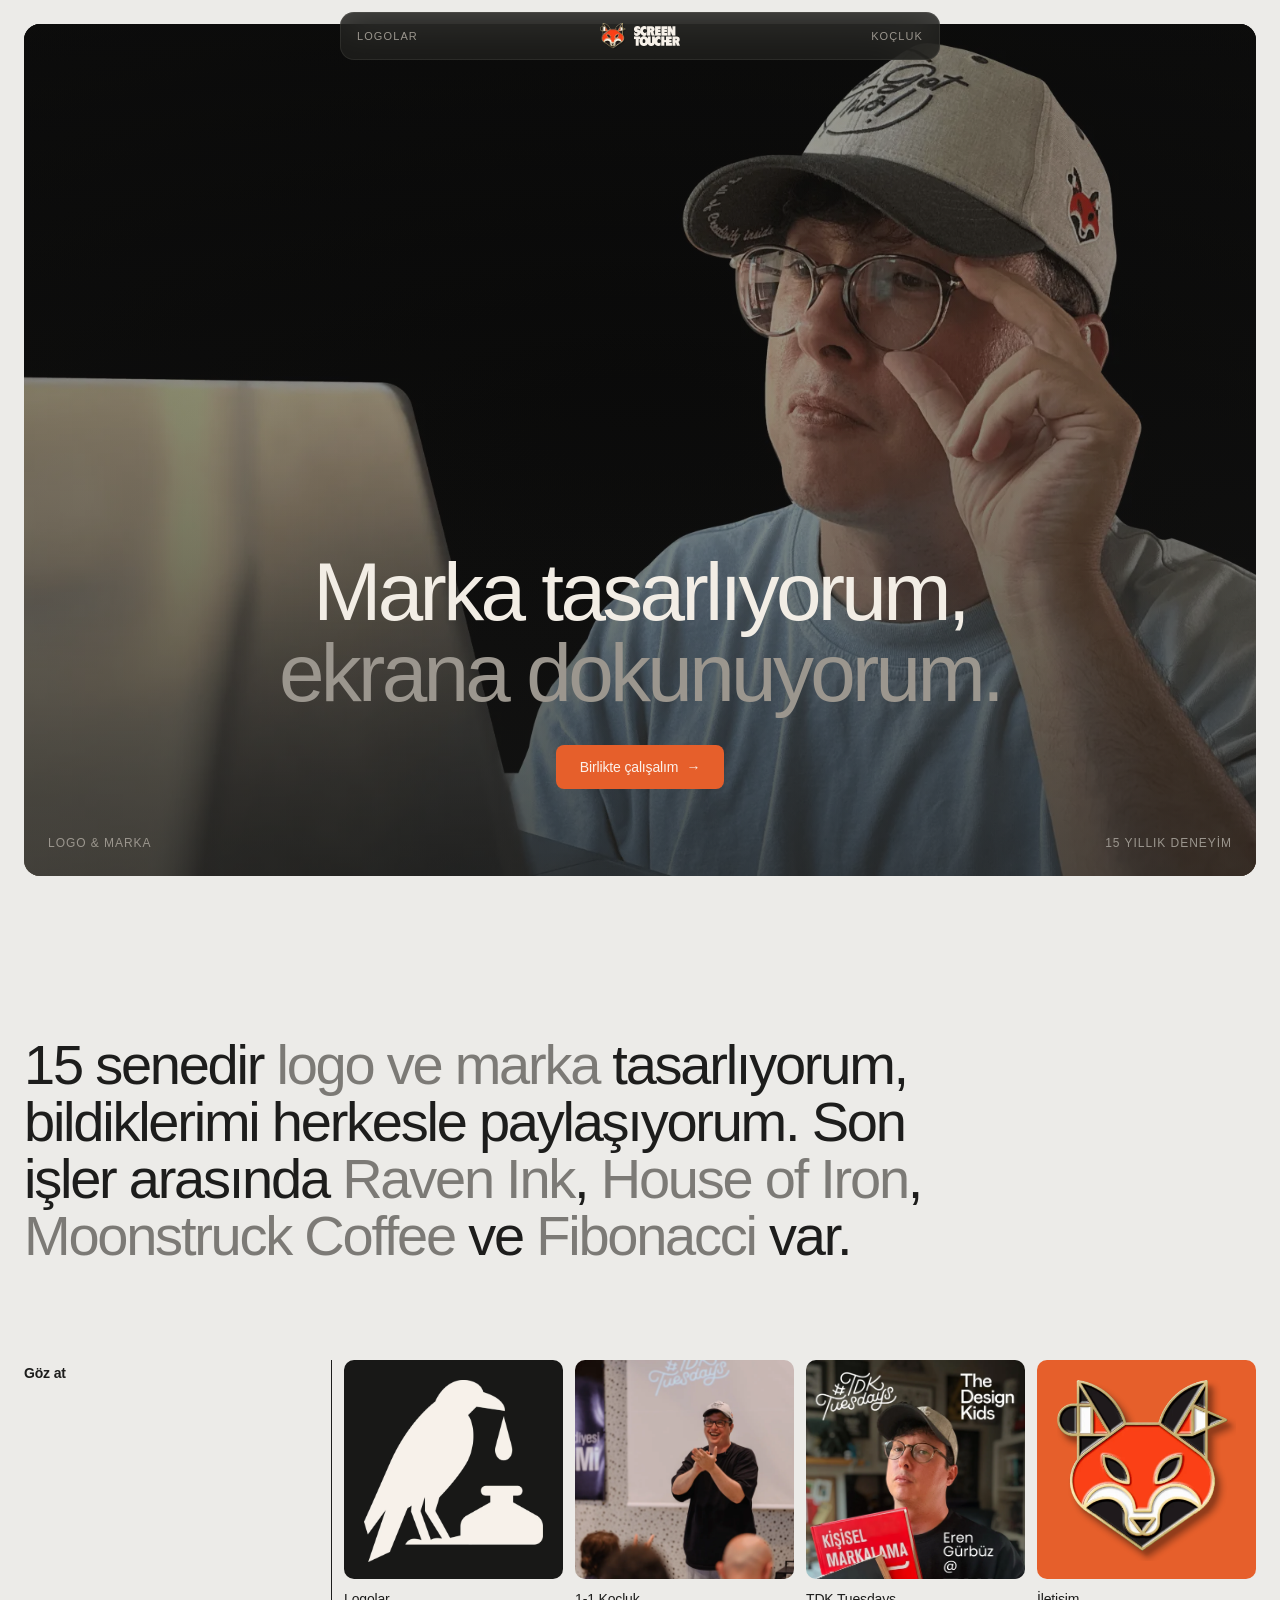
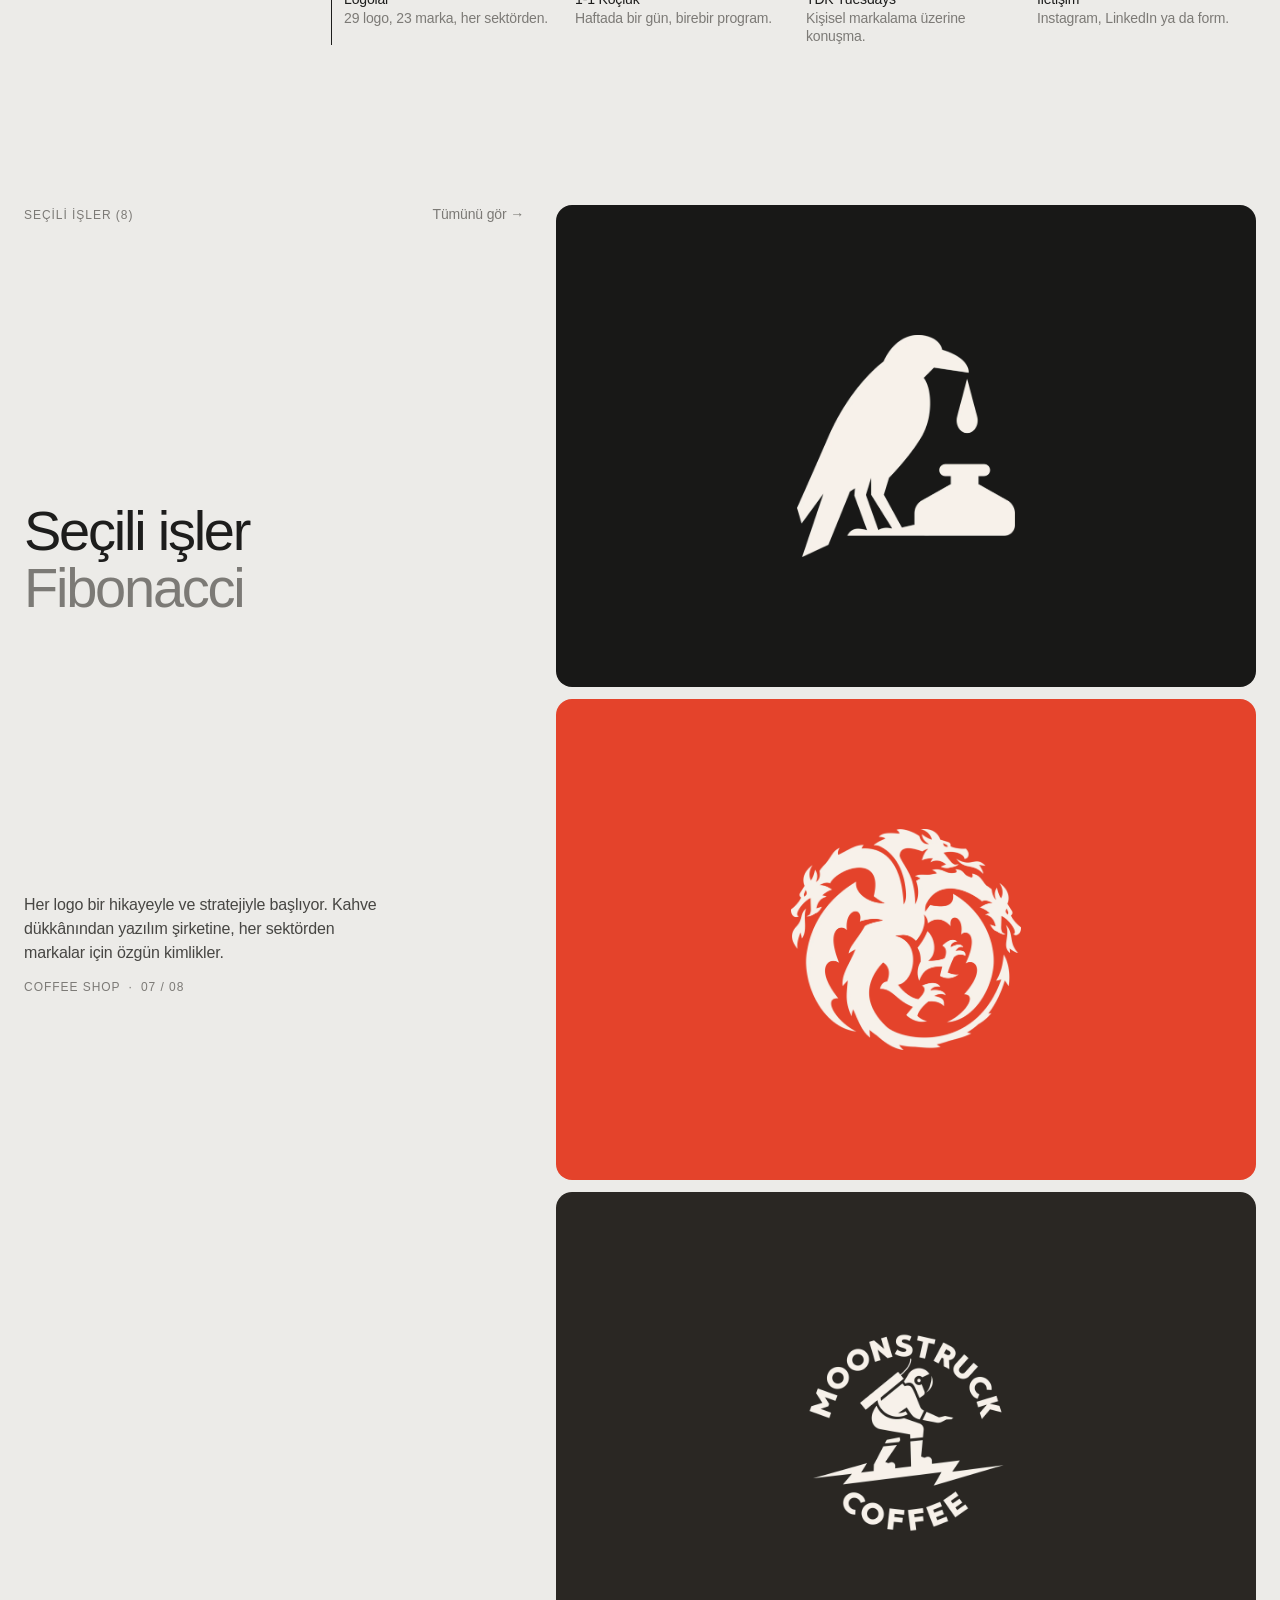
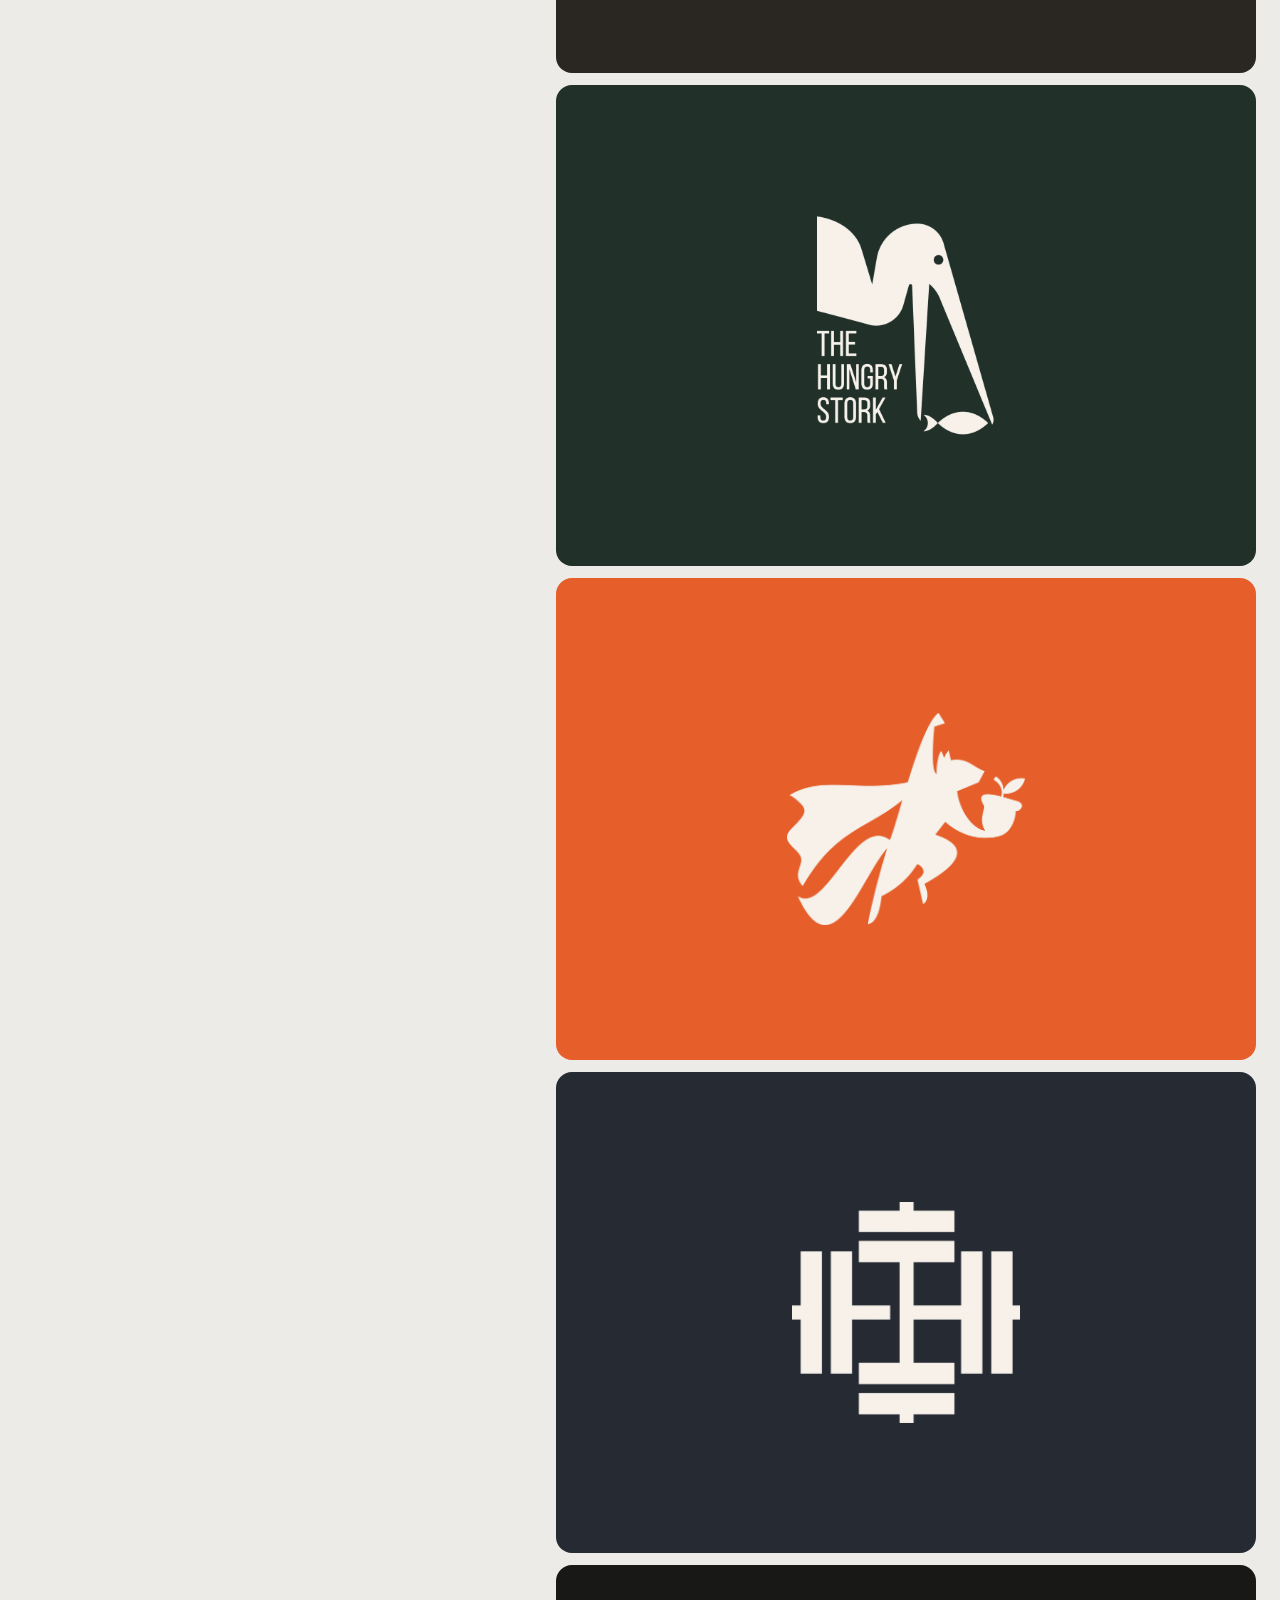
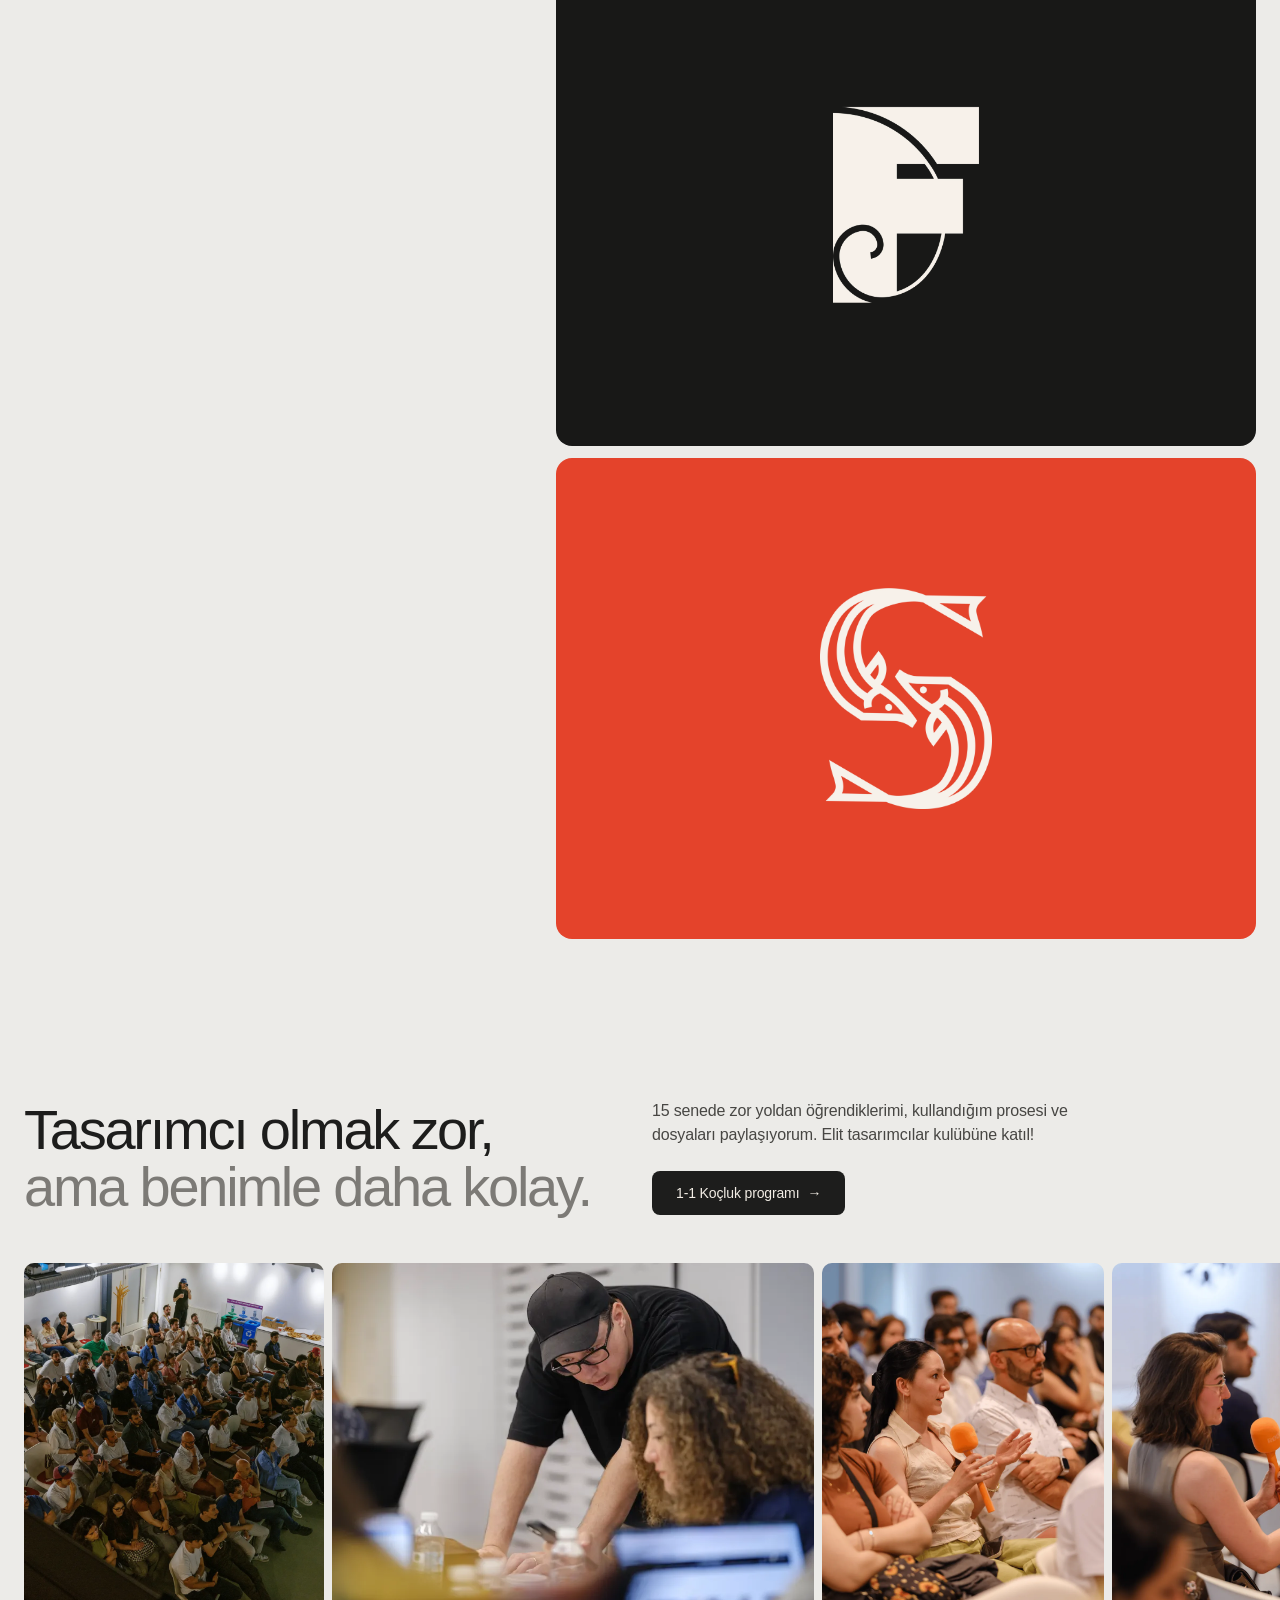
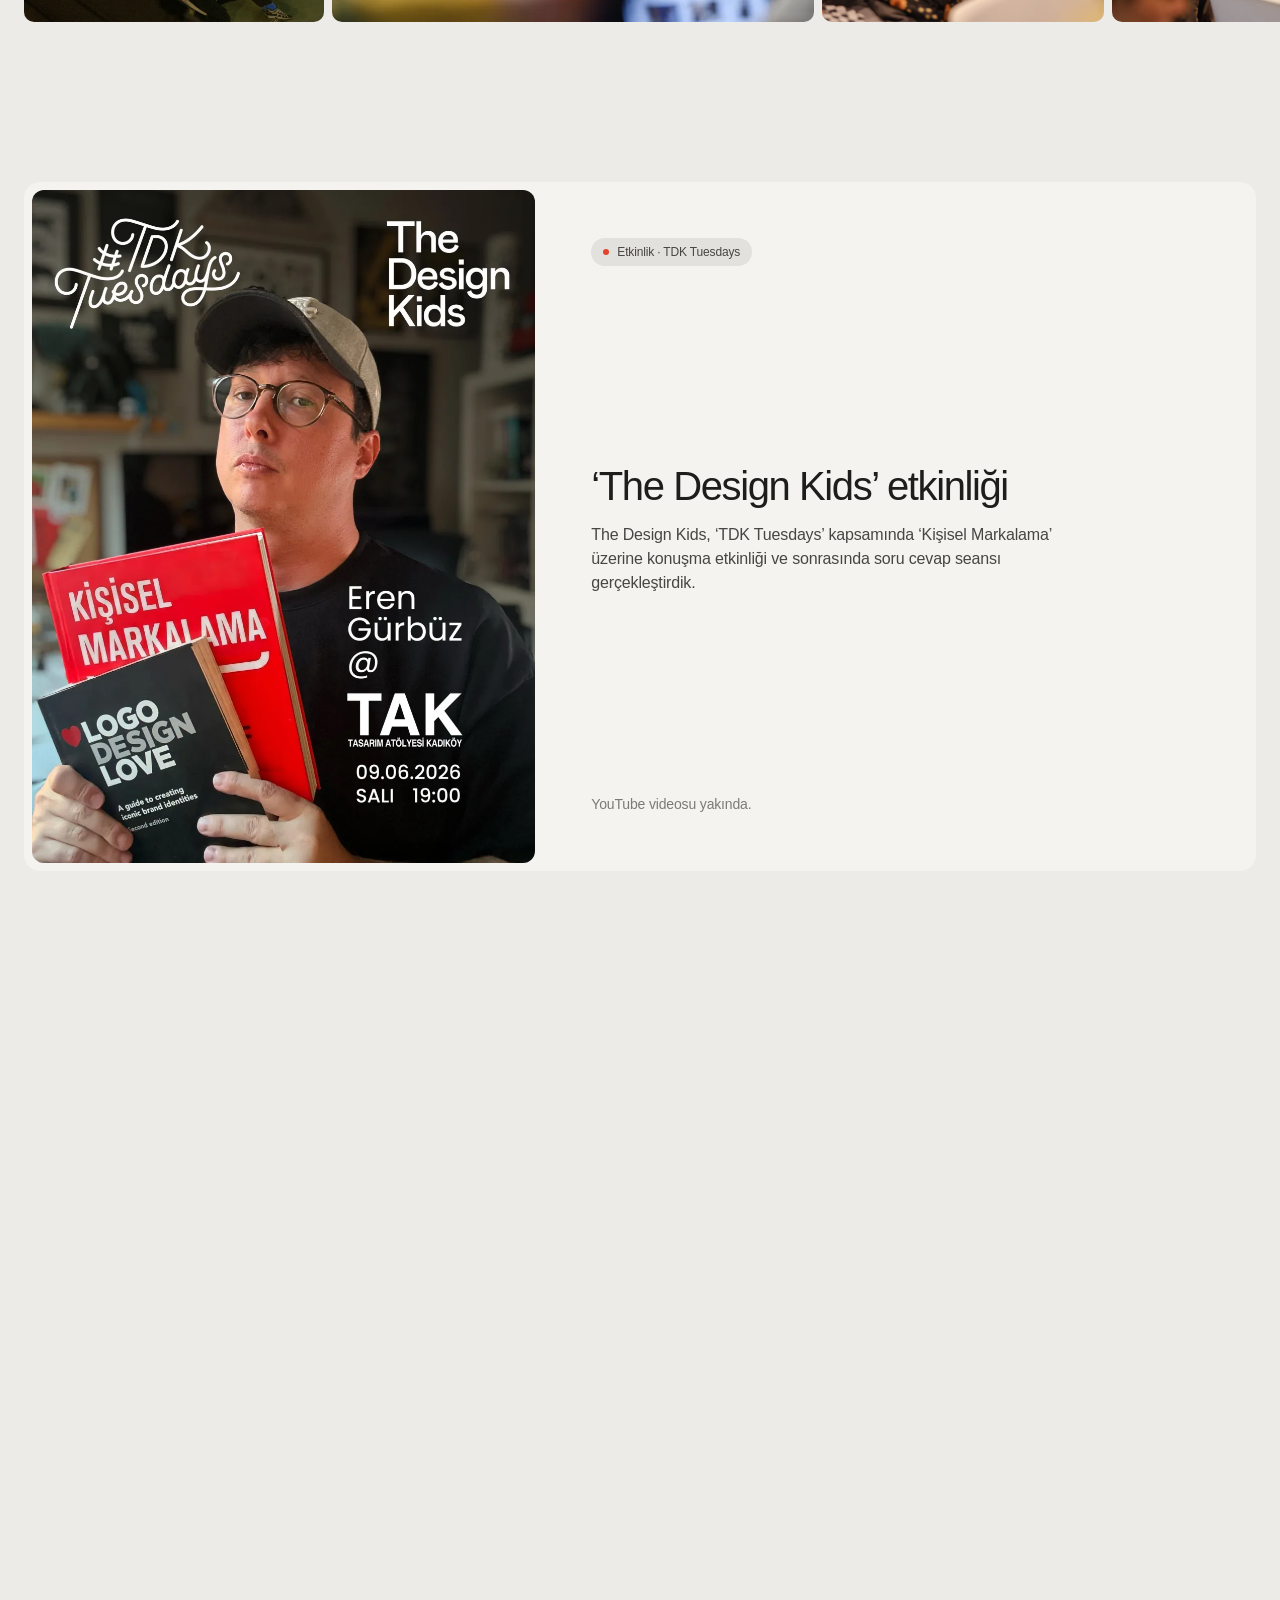
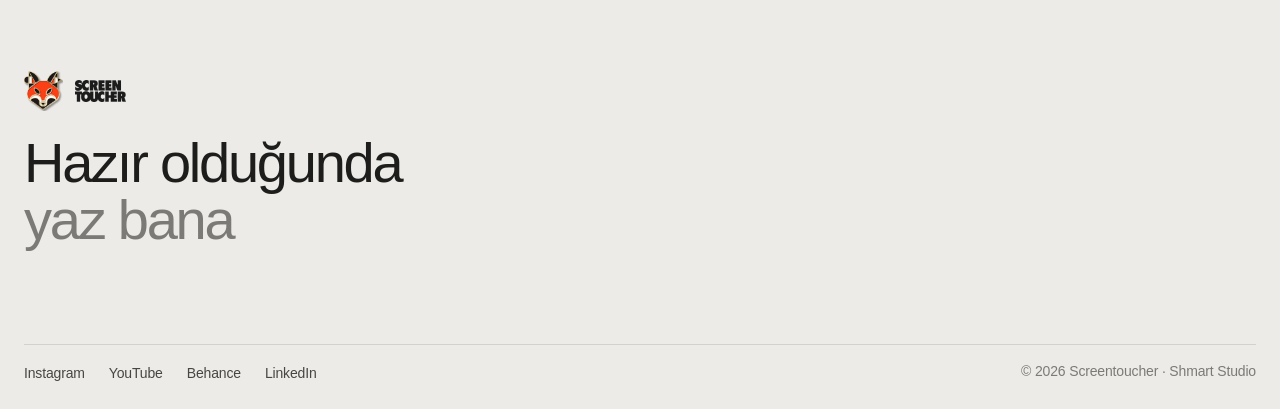
<file: site/index.html>
<!doctype html>
<html lang="tr">
<head>
  <meta charset="utf-8">
  <meta name="viewport" content="width=device-width, initial-scale=1, viewport-fit=cover">
  <title>Screentoucher — Logo Tasarımı ve Tasarım Koçluğu</title>
  <meta name="description" content="Screentoucher, markalar, girişimciler ve pazarlama uzmanları için özel logo tasarımı ve görsel kimlik oluşturma hizmetleri sunar. Tasarım kariyerinde hız ve başarı için 1-1 profesyonel koçluk.">
  <meta name="keywords" content="logo tasarımı, profesyonel koçluk, marka hikayesi">
  <meta property="og:title" content="Screentoucher — Logo Tasarımı ve Tasarım Koçluğu">
  <meta property="og:description" content="15 senedir logo ve marka tasarlıyorum, bildiklerimi herkesle paylaşıyorum.">
  <meta property="og:image" content="assets/img/photo10.webp">
  <meta name="theme-color" content="#ECEBE8">
  <link rel="icon" type="image/png" href="assets/brand/favicon.png">
  <link rel="preload" as="image" href="assets/img/photo10.webp" imagesrcset="assets/img/photo10-sm.webp 900w, assets/img/photo10.webp 1920w" imagesizes="100vw">
  <link rel="stylesheet" href="assets/css/style.css">
</head>
<body>

  <nav class="nav" aria-label="Ana menü">
    <div class="nav__group">
      <a class="nav__link" href="logolar.html">Logolar</a>
    </div>
    <a class="nav__logo" href="index.html" aria-label="Screentoucher anasayfa">
      <img class="nav__fox" src="assets/brand/fox.webp" width="126" height="128" alt="">
      <img src="assets/brand/wordmark-light.png" width="640" height="280" alt="Screentoucher">
    </a>
    <div class="nav__group nav__group--end">
      <a class="nav__link" href="kocluk.html">Koçluk</a>
    </div>
  </nav>

  <main>
    <!-- Hero -->
    <header class="hero">
      <div class="hero__card">
        <img class="hero__media"
             src="assets/img/photo10.webp"
             srcset="assets/img/photo10-sm.webp 900w, assets/img/photo10.webp 1920w"
             sizes="100vw" width="1920" height="1080" alt="" fetchpriority="high">
        <div class="hero__inner hero__inner--low">
          <h1 class="t-display hero__title"><span class="line">Marka tasarlıyorum,</span> <span class="line">ekrana dokunuyorum.</span></h1>
          <a class="btn btn--orange hero__cta" href="#iletisim">Birlikte çalışalım <span class="arrow" aria-hidden="true">→</span></a>
        </div>
        <div class="hero__foot">
          <span class="t-label">Logo &amp; Marka</span>
          <span class="t-label">15 yıllık deneyim</span>
        </div>
      </div>
    </header>

    <!-- Açılış cümlesi -->
    <section class="wrap statement reveal" aria-label="Hakkımda">
      <p class="t-h1">
        15 senedir <a class="tone-link" href="logolar.html">logo ve marka</a> tasarlıyorum, bildiklerimi herkesle paylaşıyorum. Son işler arasında
        <a class="tone-link" href="logolar.html">Raven Ink</a>,
        <a class="tone-link" href="logolar.html">House of Iron</a>,
        <a class="tone-link" href="logolar.html">Moonstruck Coffee</a> ve
        <a class="tone-link" href="logolar.html">Fibonacci</a> var.
      </p>

      <div class="jump">
        <p class="t-sm jump__label"><strong>Göz at</strong></p>
        <div class="jump__track">
          <a class="jump-card" href="logolar.html">
            <div class="jump-card__media jump-card__media--contain" style="background: var(--night)">
              <img src="assets/logos/30.webp" width="1000" height="1015" alt="Raven Ink logosu" loading="lazy">
            </div>
            <p class="jump-card__title">Logolar</p>
            <p class="jump-card__desc">29 logo, 23 marka, her sektörden.</p>
          </a>
          <a class="jump-card" href="kocluk.html">
            <div class="jump-card__media">
              <img src="assets/img/photo9.webp" width="1000" height="1272" alt="Atölyede konuşma yaparken" loading="lazy">
            </div>
            <p class="jump-card__title">1-1 Koçluk</p>
            <p class="jump-card__desc">Haftada bir gün, birebir program.</p>
          </a>
          <a class="jump-card" href="#etkinlik">
            <div class="jump-card__media">
              <img src="assets/img/tdk.webp" width="1000" height="1337" alt="The Design Kids etkinlik afişi" loading="lazy">
            </div>
            <p class="jump-card__title">TDK Tuesdays</p>
            <p class="jump-card__desc">Kişisel markalama üzerine konuşma.</p>
          </a>
          <a class="jump-card" href="#iletisim">
            <div class="jump-card__media jump-card__media--contain" style="background: var(--orange)">
              <img src="assets/brand/pin-fox.webp" width="642" height="647" alt="" loading="lazy">
            </div>
            <p class="jump-card__title">İletişim</p>
            <p class="jump-card__desc">Instagram, LinkedIn ya da form.</p>
          </a>
        </div>
      </div>
    </section>

    <!-- İşler -->
    <section class="works works--inline wrap" aria-labelledby="isler">
      <aside class="works__side">
        <div class="works__top">
          <p class="t-label">Seçili işler (8)</p>
          <a class="t-sm works__more" href="logolar.html">Tümünü gör <span aria-hidden="true">→</span></a>
        </div>

        <h2 class="t-h1 works__title" id="isler">Seçili işler<br><span class="works__current" data-current-name aria-live="polite">Raven Ink</span><span class="works__static">Son dönem logolar</span></h2>

        <div class="works__bottom">
          <p class="t-body works__desc">Her logo bir hikayeyle ve stratejiyle başlıyor. Kahve dükkânından yazılım şirketine, her sektörden markalar için özgün kimlikler.</p>
          <p class="t-label works__count"><span data-current-sector>Tattoo Studio</span><span class="works__sep">·</span><span data-current-index>01</span> / <span data-current-total>08</span></p>
        </div>
      </aside>

      <div class="works__main">
        <ol class="showcase">
          <li class="show-card" data-name="Raven Ink" data-sector="Tattoo Studio" data-index="01">
            <a class="show-card__media" href="logolar.html" aria-label="Raven Ink — tüm logolar"><img src="assets/logos/30.webp" width="1000" height="1015" alt="Raven Ink logosu" loading="lazy"></a>
            <p class="show-card__meta"><span class="show-card__num">01</span><span class="show-card__name">Raven Ink</span><span class="show-card__sector">Tattoo Studio</span></p>
          </li>
          <li class="show-card" data-name="House Targaryen" data-sector="Coffee Brand" data-index="02">
            <a class="show-card__media" href="logolar.html" aria-label="House Targaryen — tüm logolar"><img src="assets/logos/07.webp" width="1000" height="963" alt="House Targaryen logosu" loading="lazy"></a>
            <p class="show-card__meta"><span class="show-card__num">02</span><span class="show-card__name">House Targaryen</span><span class="show-card__sector">Coffee Brand</span></p>
          </li>
          <li class="show-card" data-name="Moonstruck Coffee" data-sector="Coffee Shop" data-index="03">
            <a class="show-card__media" href="logolar.html" aria-label="Moonstruck Coffee — tüm logolar"><img src="assets/logos/16.webp" width="1000" height="1064" alt="Moonstruck Coffee logosu" loading="lazy"></a>
            <p class="show-card__meta"><span class="show-card__num">03</span><span class="show-card__name">Moonstruck Coffee</span><span class="show-card__sector">Coffee Shop</span></p>
          </li>
          <li class="show-card" data-name="The Hungry Stork" data-sector="Restaurant" data-index="04">
            <a class="show-card__media" href="logolar.html" aria-label="The Hungry Stork — tüm logolar"><img src="assets/logos/14.webp" width="1000" height="1249" alt="The Hungry Stork logosu" loading="lazy"></a>
            <p class="show-card__meta"><span class="show-card__num">04</span><span class="show-card__name">The Hungry Stork</span><span class="show-card__sector">Restaurant</span></p>
          </li>
          <li class="show-card" data-name="NuttyHero" data-sector="Nut Butter Brand" data-index="05">
            <a class="show-card__media" href="logolar.html" aria-label="NuttyHero — tüm logolar"><img src="assets/logos/26.webp" width="1000" height="891" alt="NuttyHero logosu" loading="lazy"></a>
            <p class="show-card__meta"><span class="show-card__num">05</span><span class="show-card__name">NuttyHero</span><span class="show-card__sector">Nut Butter Brand</span></p>
          </li>
          <li class="show-card" data-name="House of Iron" data-sector="Gym" data-index="06">
            <a class="show-card__media" href="logolar.html" aria-label="House of Iron — tüm logolar"><img src="assets/logos/23.webp" width="1000" height="968" alt="House of Iron logosu" loading="lazy"></a>
            <p class="show-card__meta"><span class="show-card__num">06</span><span class="show-card__name">House of Iron</span><span class="show-card__sector">Gym</span></p>
          </li>
          <li class="show-card" data-name="Fibonacci" data-sector="Coffee Shop" data-index="07">
            <a class="show-card__media" href="logolar.html" aria-label="Fibonacci — tüm logolar"><img src="assets/logos/20.webp" width="1000" height="1509" alt="Fibonacci logosu" loading="lazy"></a>
            <p class="show-card__meta"><span class="show-card__num">07</span><span class="show-card__name">Fibonacci</span><span class="show-card__sector">Coffee Shop</span></p>
          </li>
          <li class="show-card" data-name="Savor Caviar" data-sector="Sea Food Company" data-index="08">
            <a class="show-card__media" href="logolar.html" aria-label="Savor Caviar — tüm logolar"><img src="assets/logos/09.webp" width="1000" height="1285" alt="Savor Caviar logosu" loading="lazy"></a>
            <p class="show-card__meta"><span class="show-card__num">08</span><span class="show-card__name">Savor Caviar</span><span class="show-card__sector">Sea Food Company</span></p>
          </li>
        </ol>
      </div>
    </section>

    <!-- Koçluk -->
    <section class="section" aria-labelledby="kocluk">
      <div class="wrap split reveal">
        <h2 class="t-h1" id="kocluk">Tasarımcı olmak zor, <span class="muted">ama benimle daha kolay.</span></h2>
        <div class="split__aside">
          <p class="t-body measure-wide">15 senede zor yoldan öğrendiklerimi, kullandığım prosesi ve dosyaları paylaşıyorum. Elit tasarımcılar kulübüne katıl!</p>
          <a class="btn btn--dark" href="kocluk.html">1-1 Koçluk programı <span class="arrow" aria-hidden="true">→</span></a>
        </div>
      </div>
      <div class="strip" aria-label="Atölye fotoğrafları">
        <img src="assets/img/photo5.webp" width="1000" height="1195" alt="Kalabalık bir salonda atölye" loading="lazy">
        <img src="assets/img/4-sm.webp"   width="900"  height="669"  alt="Katılımcıyla birebir çalışma" loading="lazy">
        <img src="assets/img/photo7.webp" width="1000" height="1272" alt="Katılımcılar soru soruyor" loading="lazy">
        <img src="assets/img/photo8.webp" width="1000" height="1272" alt="Mikrofonla soru soran katılımcı" loading="lazy">
        <img src="assets/img/6-sm.webp"   width="900"  height="670"  alt="Çıktılar üzerinden geri bildirim" loading="lazy">
        <img src="assets/img/photo6.webp" width="1000" height="1195" alt="Akademide konuşma" loading="lazy">
        <img src="assets/img/photo3-sm.webp" width="900" height="507" alt="Atölye salonu" loading="lazy">
      </div>
    </section>

    <!-- Etkinlik -->
    <section class="section" id="etkinlik" aria-labelledby="tdk">
      <div class="wrap">
        <article class="feature reveal">
          <div class="feature__media">
            <img src="assets/img/tdk.webp" width="1000" height="1337" alt="TDK Tuesdays — Kişisel Markalama etkinlik afişi" loading="lazy">
          </div>
          <div class="feature__body">
            <span class="tag">Etkinlik · TDK Tuesdays</span>
            <div>
              <h2 class="t-h2" id="tdk">‘The Design Kids’ etkinliği</h2>
              <p class="t-body measure-wide">The Design Kids, ‘TDK Tuesdays’ kapsamında ‘Kişisel Markalama’ üzerine konuşma etkinliği ve sonrasında soru cevap seansı gerçekleştirdik.</p>
            </div>
            <p class="t-sm muted">YouTube videosu yakında.</p>
          </div>
        </article>
      </div>
    </section>

    <!-- CTA -->
    <section class="section" id="iletisim" aria-labelledby="cta">
      <div class="wrap">
        <div class="contact">
          <div class="contact__bar">
            <a class="contact__link" href="logolar.html">Logolar</a>
            <img class="contact__logo" src="assets/brand/wordmark-light.png" width="640" height="280" alt="Screentoucher">
            <a class="contact__link" href="kocluk.html">Koçluk</a>
          </div>

          <div class="contact__body">
            <h2 class="contact__title" id="cta">Logo, marka ya da koçluk.<br>Yeni bir şeye başlayalım.</h2>
            <!-- Gönderim adresi assets/js/main.js içindeki FORM_ENDPOINT'ten gelir -->
            <form class="contact__form" data-form novalidate>
              <input type="hidden" name="_subject" value="Screentoucher — İletişim (ana sayfa)">
              <input type="hidden" name="form" value="iletisim">
              <label class="visually-hidden" for="c-email">E-posta adresin</label>
              <input id="c-email" name="email" type="email" autocomplete="email" placeholder="adin@ornek.com" required>
              <button class="contact__submit" type="submit">Gönder</button>
            </form>
            <p class="contact__success" hidden>Teşekkürler, sana en kısa sürede yazacağım.</p>
          </div>

          <p class="contact__note">Instagram'dan da yazabilirsin · <a href="https://www.instagram.com/screentoucher" target="_blank" rel="noopener">@screentoucher</a></p>
        </div>
      </div>
    </section>
  </main>

  <footer class="footer">
    <div class="wrap">
      <a class="footer__brand" href="index.html"><img class="footer__fox" src="assets/brand/fox.webp" width="126" height="128" alt=""><img src="assets/brand/wordmark-dark.png" width="640" height="280" alt="Screentoucher"></a>
      <p class="t-h1 footer__big">Hazır olduğunda<br><a class="tone-link" href="https://www.instagram.com/screentoucher" target="_blank" rel="noopener">yaz bana</a></p>
      <div class="footer__bottom">
        <ul class="footer__links">
          <li><a href="https://www.instagram.com/screentoucher" target="_blank" rel="noopener">Instagram</a></li>
          <li><a href="https://www.youtube.com/@thescreentoucher" target="_blank" rel="noopener">YouTube</a></li>
          <li><a href="https://www.behance.net/shmartstudio" target="_blank" rel="noopener">Behance</a></li>
          <li><a href="https://tr.linkedin.com/in/eren-gurbuz-4aaa44bb" target="_blank" rel="noopener">LinkedIn</a></li>
        </ul>
        <p class="footer__copy">© <span data-year>2026</span> Screentoucher · Shmart Studio</p>
      </div>
    </div>
  </footer>

  <script src="assets/js/main.js" defer></script>
</body>
</html>
</file>
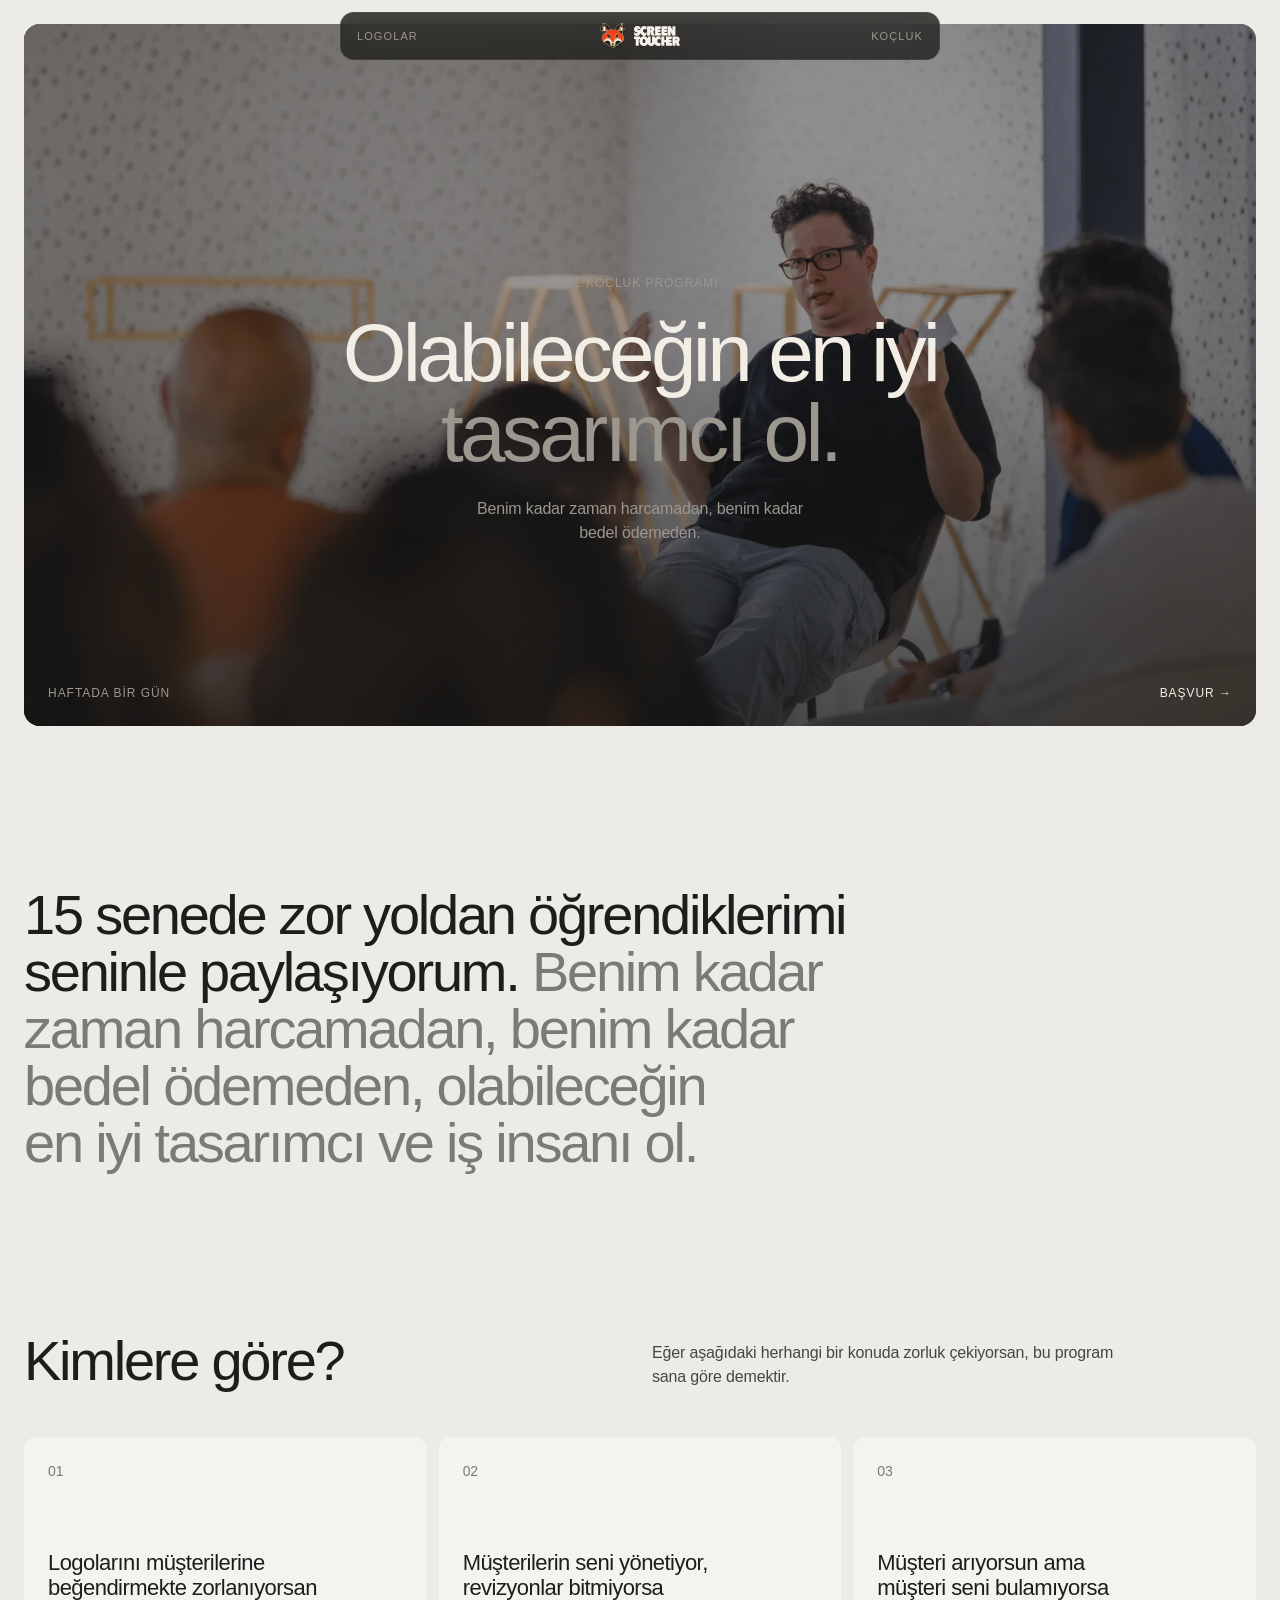
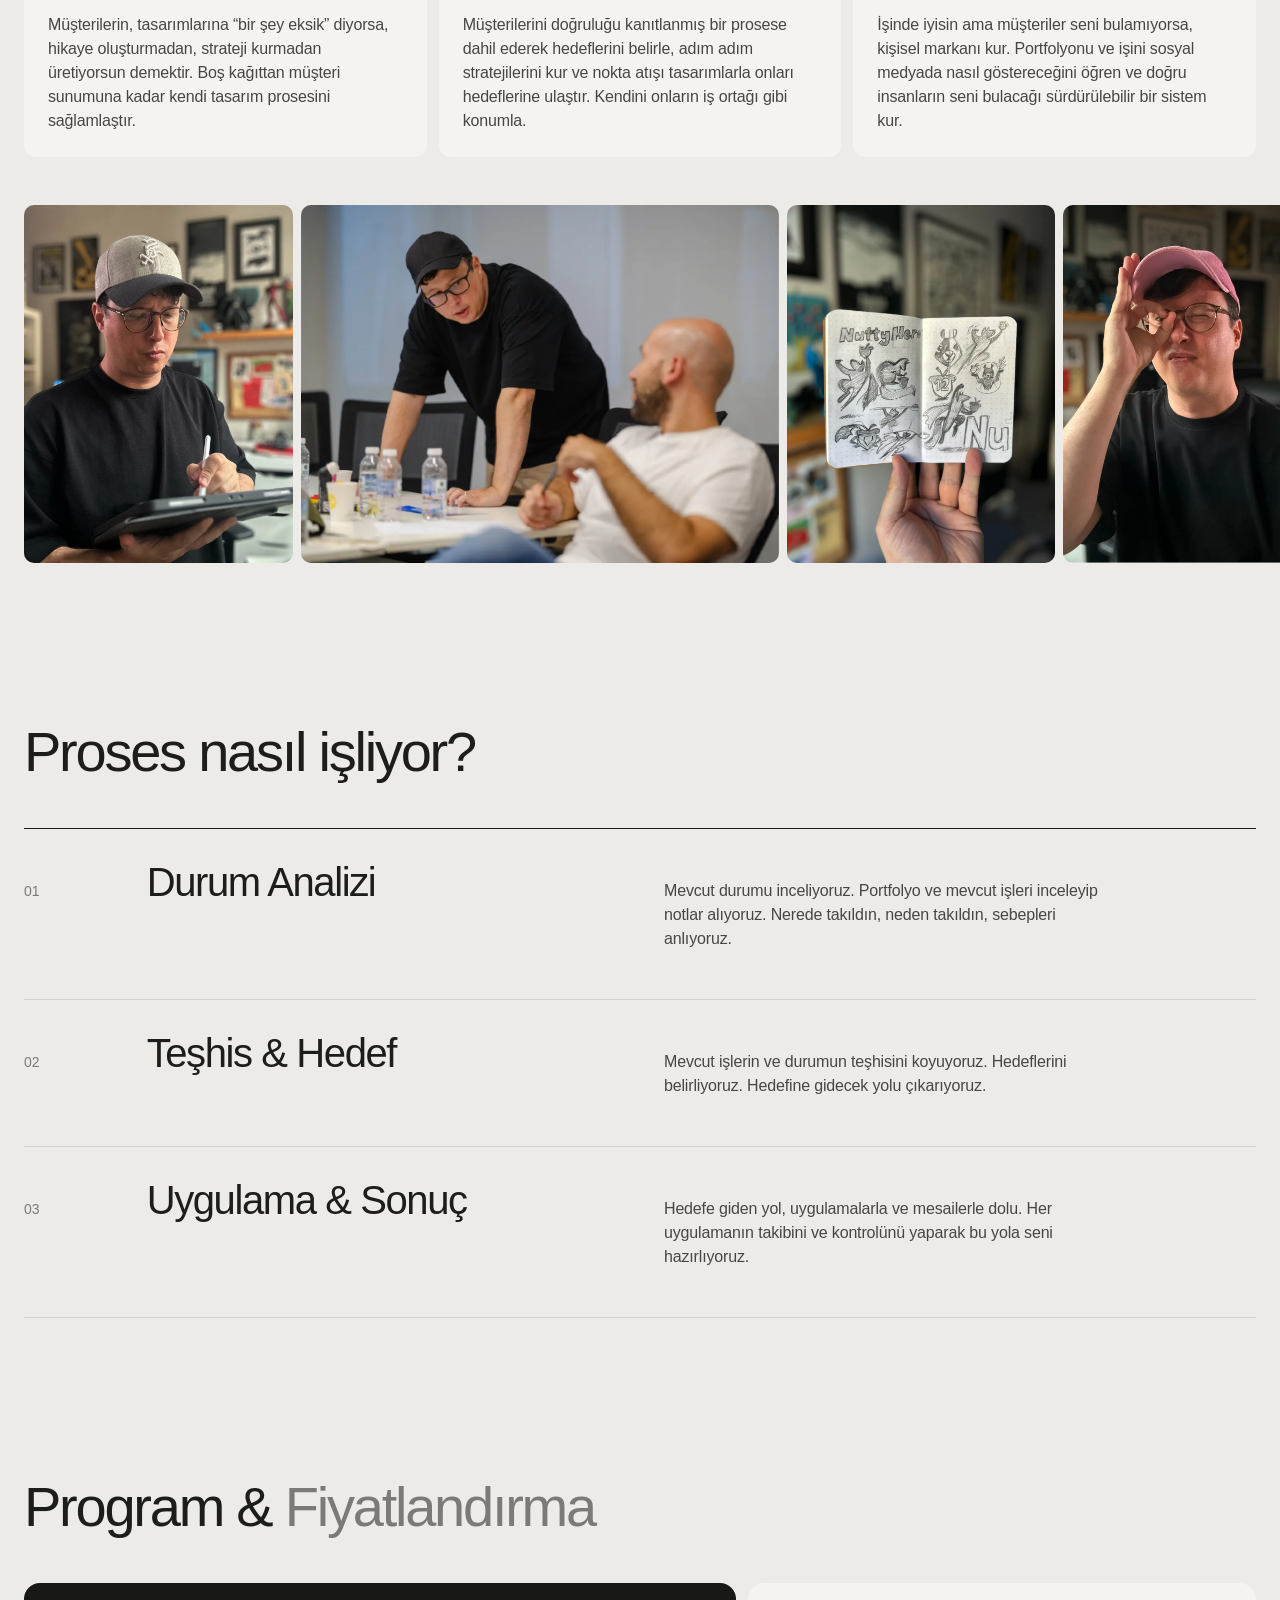
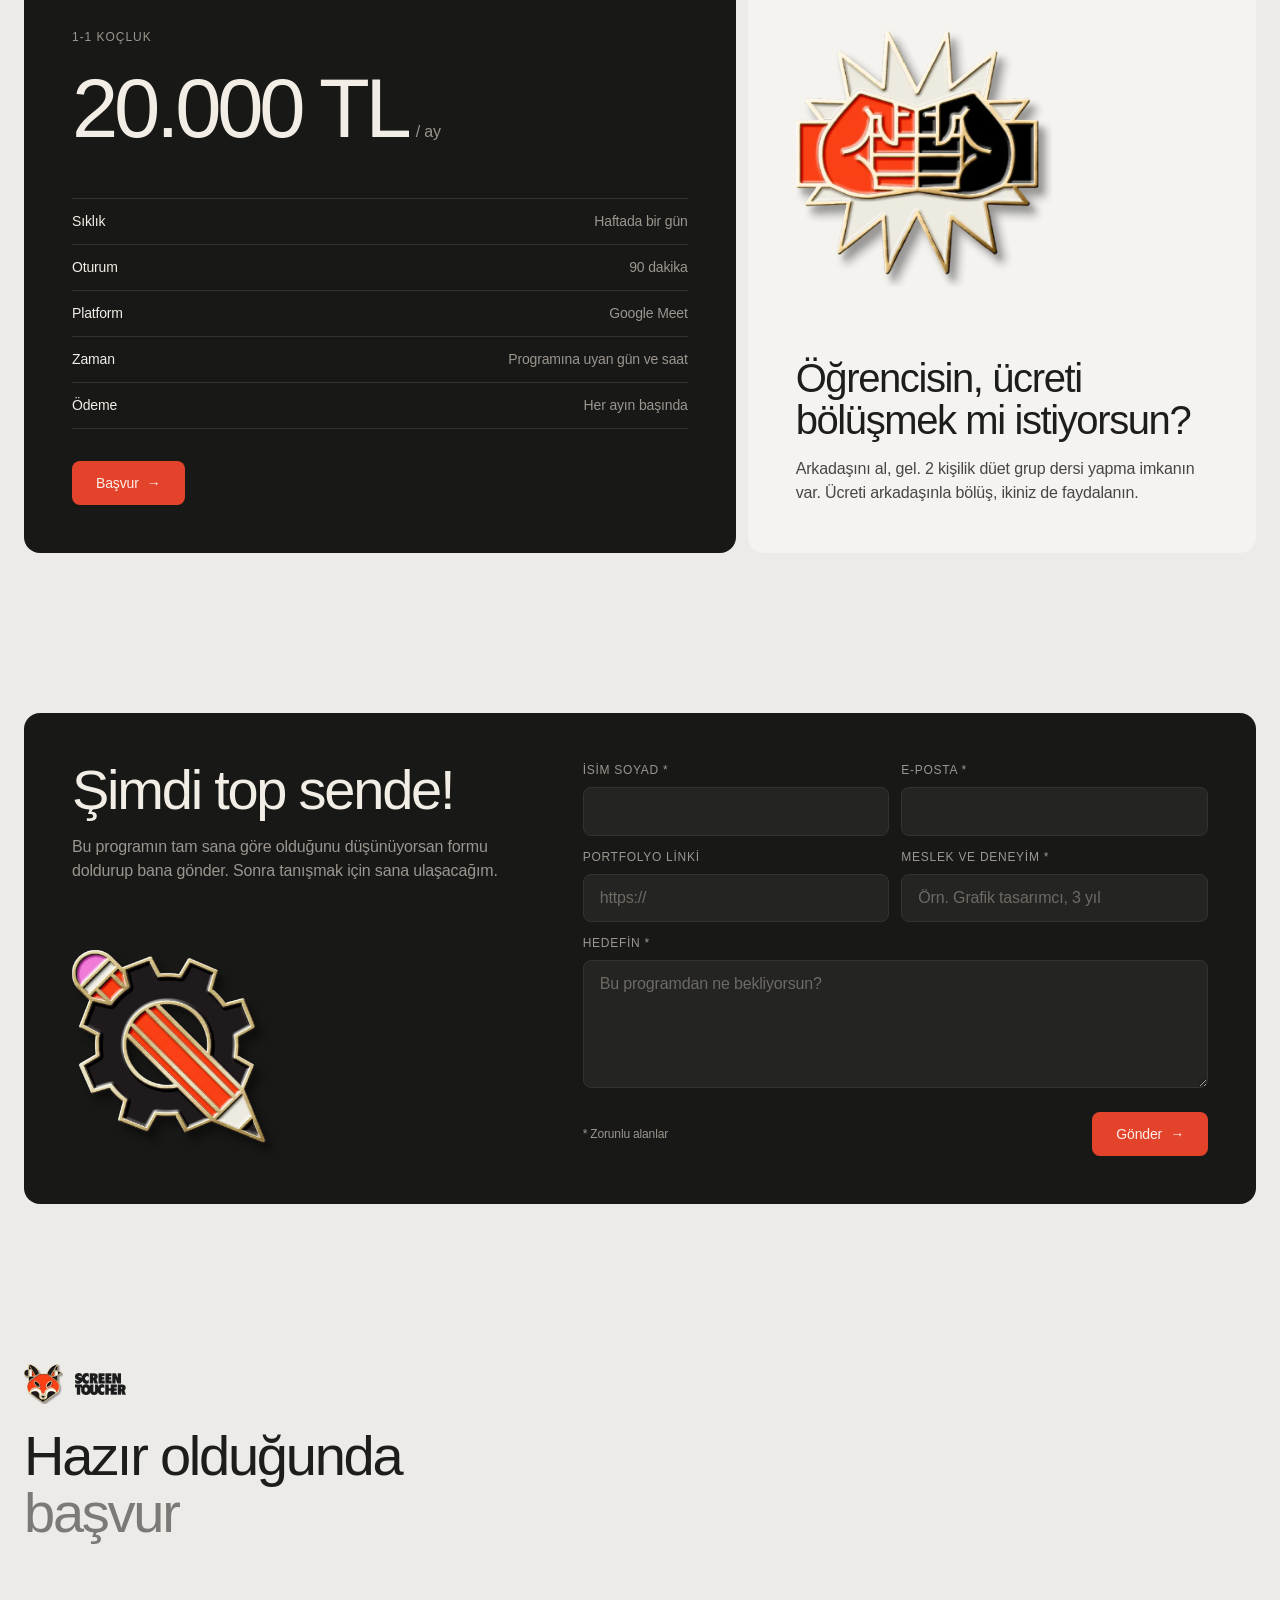
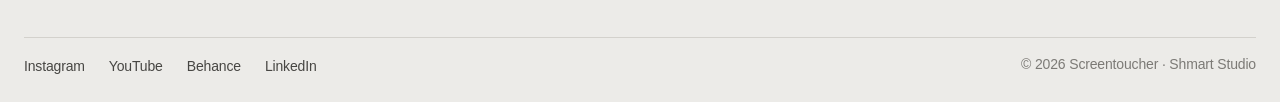
<file: site/kocluk.html>
<!doctype html>
<html lang="tr">
<head>
  <meta charset="utf-8">
  <meta name="viewport" content="width=device-width, initial-scale=1, viewport-fit=cover">
  <title>1-1 Koçluk — Screentoucher</title>
  <meta name="description" content="15 senede zor yoldan öğrendiklerimi seninle paylaşıyorum. Tasarımcılar için haftalık, birebir koçluk programı.">
  <meta name="theme-color" content="#ECEBE8">
  <link rel="icon" type="image/png" href="assets/brand/favicon.png">
  <link rel="preload" as="image" href="assets/img/photo3.webp" imagesrcset="assets/img/photo3-sm.webp 900w, assets/img/photo3.webp 1920w" imagesizes="100vw">
  <link rel="stylesheet" href="assets/css/style.css">
</head>
<body>

  <nav class="nav" aria-label="Ana menü">
    <div class="nav__group">
      <a class="nav__link" href="logolar.html">Logolar</a>
    </div>
    <a class="nav__logo" href="index.html" aria-label="Screentoucher anasayfa">
      <img class="nav__fox" src="assets/brand/fox.webp" width="126" height="128" alt="">
      <img src="assets/brand/wordmark-light.png" width="640" height="280" alt="Screentoucher">
    </a>
    <div class="nav__group nav__group--end">
      <a class="nav__link" href="kocluk.html" aria-current="page">Koçluk</a>
    </div>
  </nav>

  <main>
    <!-- Hero -->
    <header class="hero hero--page">
      <div class="hero__card">
        <img class="hero__media"
             src="assets/img/photo3.webp"
             srcset="assets/img/photo3-sm.webp 900w, assets/img/photo3.webp 1920w"
             sizes="100vw" width="1920" height="1080" alt="" fetchpriority="high">
        <div class="hero__inner">
          <p class="t-label" style="color: var(--cream-muted); margin-bottom: var(--s-5)">1-1 Koçluk Programı</p>
          <h1 class="t-display hero__title"><span class="line">Olabileceğin en iyi</span> <span class="line">tasarımcı ol.</span></h1>
          <p class="hero__lead">Benim kadar zaman harcamadan, benim kadar bedel ödemeden.</p>
        </div>
        <div class="hero__foot">
          <span class="t-label">Haftada bir gün</span>
          <a class="t-label" href="#basvuru" style="color: var(--cream)">Başvur →</a>
        </div>
      </div>
    </header>

    <!-- Açılış -->
    <section class="wrap statement reveal">
      <p class="t-h1">15 senede zor yoldan öğrendiklerimi seninle paylaşıyorum. <span class="muted">Benim kadar zaman harcamadan, benim kadar bedel ödemeden, olabileceğin en iyi tasarımcı ve iş insanı ol.</span></p>
    </section>

    <!-- Kimlere göre -->
    <section class="wrap section" aria-labelledby="kimlere">
      <div class="split reveal">
        <h2 class="t-h1" id="kimlere">Kimlere göre?</h2>
        <p class="t-body measure-wide">Eğer aşağıdaki herhangi bir konuda zorluk çekiyorsan, bu program sana göre demektir.</p>
      </div>
      <div class="cards-3">
        <article class="info-card reveal">
          <span class="info-card__num">01</span>
          <div>
            <h3 class="t-h3">Logolarını müşterilerine beğendirmekte zorlanıyorsan</h3>
            <p class="t-body">Müşterilerin, tasarımlarına “bir şey eksik” diyorsa, hikaye oluşturmadan, strateji kurmadan üretiyorsun demektir. Boş kağıttan müşteri sunumuna kadar kendi tasarım prosesini sağlamlaştır.</p>
          </div>
        </article>
        <article class="info-card reveal">
          <span class="info-card__num">02</span>
          <div>
            <h3 class="t-h3">Müşterilerin seni yönetiyor, revizyonlar bitmiyorsa</h3>
            <p class="t-body">Müşterilerini doğruluğu kanıtlanmış bir prosese dahil ederek hedeflerini belirle, adım adım stratejilerini kur ve nokta atışı tasarımlarla onları hedeflerine ulaştır. Kendini onların iş ortağı gibi konumla.</p>
          </div>
        </article>
        <article class="info-card reveal">
          <span class="info-card__num">03</span>
          <div>
            <h3 class="t-h3">Müşteri arıyorsun ama müşteri seni bulamıyorsa</h3>
            <p class="t-body">İşinde iyisin ama müşteriler seni bulamıyorsa, kişisel markanı kur. Portfolyonu ve işini sosyal medyada nasıl göstereceğini öğren ve doğru insanların seni bulacağı sürdürülebilir bir sistem kur.</p>
          </div>
        </article>
      </div>
    </section>

    <!-- Fotoğraf şeridi -->
    <div class="strip" aria-label="Çalışma anlarından">
      <img src="assets/img/web6.webp"  width="1000" height="1334" alt="Tablet üzerinde çizim" loading="lazy">
      <img src="assets/img/web3.webp"  width="1200" height="900"  alt="Atölyede birebir çalışma" loading="lazy">
      <img src="assets/img/web1.webp"  width="1000" height="1334" alt="NuttyHero eskiz defteri" loading="lazy">
      <img src="assets/img/web8.webp"  width="1000" height="1337" alt="Portre" loading="lazy">
      <img src="assets/img/web10.webp" width="1000" height="1337" alt="Elinde basketbol topuyla portre" loading="lazy">
    </div>

    <!-- Proses -->
    <section class="wrap section" aria-labelledby="proses">
      <h2 class="t-h1 reveal" id="proses">Proses nasıl işliyor?</h2>
      <ol class="steps">
        <li class="step reveal">
          <span class="step__num">01</span>
          <h3 class="t-h2">Durum Analizi</h3>
          <p class="t-body measure-wide">Mevcut durumu inceliyoruz. Portfolyo ve mevcut işleri inceleyip notlar alıyoruz. Nerede takıldın, neden takıldın, sebepleri anlıyoruz.</p>
        </li>
        <li class="step reveal">
          <span class="step__num">02</span>
          <h3 class="t-h2">Teşhis &amp; Hedef</h3>
          <p class="t-body measure-wide">Mevcut işlerin ve durumun teşhisini koyuyoruz. Hedeflerini belirliyoruz. Hedefine gidecek yolu çıkarıyoruz.</p>
        </li>
        <li class="step reveal">
          <span class="step__num">03</span>
          <h3 class="t-h2">Uygulama &amp; Sonuç</h3>
          <p class="t-body measure-wide">Hedefe giden yol, uygulamalarla ve mesailerle dolu. Her uygulamanın takibini ve kontrolünü yaparak bu yola seni hazırlıyoruz.</p>
        </li>
      </ol>
    </section>

    <!-- Program & Fiyat -->
    <section class="wrap section" id="program" aria-labelledby="fiyat">
      <h2 class="t-h1 reveal" id="fiyat">Program &amp; <span class="muted">Fiyatlandırma</span></h2>
      <div class="pricing">
        <article class="price-card reveal">
          <div>
            <p class="t-label" style="color: var(--cream-muted)">1-1 Koçluk</p>
            <p class="price" style="margin-top: var(--s-5)">20.000 TL <small>/ ay</small></p>
          </div>
          <div style="display: grid; gap: var(--s-6)">
            <ul class="price-list">
              <li><span>Sıklık</span><span>Haftada bir gün</span></li>
              <li><span>Oturum</span><span>90 dakika</span></li>
              <li><span>Platform</span><span>Google Meet</span></li>
              <li><span>Zaman</span><span>Programına uyan gün ve saat</span></li>
              <li><span>Ödeme</span><span>Her ayın başında</span></li>
            </ul>
            <a class="btn btn--accent" href="#basvuru" style="justify-self: start">Başvur <span class="arrow" aria-hidden="true">→</span></a>
          </div>
        </article>
        <article class="duet-card reveal">
          <img src="assets/brand/pin-fist.webp" width="616" height="616" alt="" loading="lazy">
          <div>
            <h3 class="t-h2">Öğrencisin, ücreti bölüşmek mi istiyorsun?</h3>
            <p class="t-body" style="margin-top: var(--s-4)">Arkadaşını al, gel. 2 kişilik düet grup dersi yapma imkanın var. Ücreti arkadaşınla bölüş, ikiniz de faydalanın.</p>
          </div>
        </article>
      </div>
    </section>

    <!-- Başvuru formu -->
    <section class="wrap section" id="basvuru" aria-labelledby="form-title">
      <div class="form-card reveal">
        <div style="display: grid; align-content: space-between; gap: var(--s-6)">
          <div>
            <h2 class="t-h1" id="form-title">Şimdi top sende!</h2>
            <p class="t-body" style="color: var(--cream-muted); margin-top: var(--s-4)">Bu programın tam sana göre olduğunu düşünüyorsan formu doldurup bana gönder. Sonra tanışmak için sana ulaşacağım.</p>
          </div>
          <img class="form-card__pin" src="assets/brand/pin-gear.webp" width="682" height="688" alt="" loading="lazy">
        </div>

        <div>
          <!-- Gönderim adresi assets/js/main.js içindeki FORM_ENDPOINT'ten gelir -->
          <form class="form" data-form novalidate>
            <input type="hidden" name="_subject" value="Screentoucher — 1-1 Koçluk başvurusu">
            <input type="hidden" name="form" value="kocluk-basvuru">
            <div class="field">
              <label for="f-name">İsim Soyad *</label>
              <input id="f-name" name="isim" type="text" autocomplete="name" required>
            </div>
            <div class="field">
              <label for="f-email">E-posta *</label>
              <input id="f-email" name="email" type="email" autocomplete="email" required>
            </div>
            <div class="field">
              <label for="f-portfolio">Portfolyo linki</label>
              <input id="f-portfolio" name="portfolyo" type="url" inputmode="url" placeholder="https://">
            </div>
            <div class="field">
              <label for="f-job">Meslek ve deneyim *</label>
              <input id="f-job" name="meslek" type="text" placeholder="Örn. Grafik tasarımcı, 3 yıl" required>
            </div>
            <div class="field field--full">
              <label for="f-goal">Hedefin *</label>
              <textarea id="f-goal" name="hedef" rows="4" placeholder="Bu programdan ne bekliyorsun?" required></textarea>
            </div>
            <div class="form__foot field--full">
              <p class="form__note">* Zorunlu alanlar</p>
              <button class="btn btn--accent" type="submit">Gönder <span class="arrow" aria-hidden="true">→</span></button>
            </div>
          </form>
          <div class="form__success" hidden>
            <h3 class="t-h2" style="color: var(--cream)">Teşekkürler!</h3>
            <p class="t-body" style="color: var(--cream-muted)">Başvurun bana ulaştı. Tanışmak için en kısa sürede sana yazacağım.</p>
          </div>
        </div>
      </div>
    </section>
  </main>

  <footer class="footer">
    <div class="wrap">
      <a class="footer__brand" href="index.html"><img class="footer__fox" src="assets/brand/fox.webp" width="126" height="128" alt=""><img src="assets/brand/wordmark-dark.png" width="640" height="280" alt="Screentoucher"></a>
      <p class="t-h1 footer__big">Hazır olduğunda<br><a class="tone-link" href="#basvuru">başvur</a></p>
      <div class="footer__bottom">
        <ul class="footer__links">
          <li><a href="https://www.instagram.com/screentoucher" target="_blank" rel="noopener">Instagram</a></li>
          <li><a href="https://www.youtube.com/@thescreentoucher" target="_blank" rel="noopener">YouTube</a></li>
          <li><a href="https://www.behance.net/shmartstudio" target="_blank" rel="noopener">Behance</a></li>
          <li><a href="https://tr.linkedin.com/in/eren-gurbuz-4aaa44bb" target="_blank" rel="noopener">LinkedIn</a></li>
        </ul>
        <p class="footer__copy">© <span data-year>2026</span> Screentoucher · Shmart Studio</p>
      </div>
    </div>
  </footer>

  <script src="assets/js/main.js" defer></script>
</body>
</html>
</file>
<file: site/assets/css/style.css>
/* ==========================================================================
   Screentoucher — design system
   Referans dil: Analogue (ana) + Koto (liste / iki tonlu başlık)
   ========================================================================== */

:root {
  /* Renk — saf #000 / #FFF yerine birkaç ton yumuşatılmış nötrler */
  --bg:          #ECEBE8;   /* sayfa zemini (kırık beyaz) */
  --surface:     #E3E1DD;   /* ikincil yüzey, görsel placeholder */
  --surface-2:   #F4F3F0;   /* açık kart */
  --line:        #D3D1CC;   /* ayırıcı çizgi */
  --ink:         #1D1D1C;   /* ana metin (kırık siyah) */
  --ink-2:       #474643;   /* ikincil metin */
  --muted:       #7C7A76;   /* soluk metin, iki tonlu başlığın 2. tonu */
  --night:       #181817;   /* koyu kart */
  --night-2:     #242422;   /* koyu kart hover / ikinci ton */
  --night-line:  #34332F;
  --cream:       #F2EDE5;   /* koyu zemin üzerindeki metin + logoların rengi */
  --cream-muted: #9B968E;
  --accent:      #E4432B;   /* Screentoucher kırmızısı (#EF3F25'ten bir ton koyu) */
  --accent-ink:  #FBEFEA;
  --orange:      #E65F2B;   /* iletişim kartı — markanın kırmızısına yakın, sıcak turuncu */
  --orange-2:    #EC7445;   /* kart içi alan (input) */
  --orange-ink:  #FCF1EA;
  --orange-muted:#F7C7B0;

  /* Tipografi */
  --font: "Helvetica Neue", Helvetica, Arial, sans-serif;
  --fs-display: clamp(2.5rem, 1.6rem + 4.4vw, 5.5rem);   /* 40 → 88 */
  --fs-h1:      clamp(2rem, 1.45rem + 2.6vw, 3.5rem);     /* 32 → 56 */
  --fs-h2:      clamp(1.625rem, 1.3rem + 1.5vw, 2.5rem);  /* 26 → 40 */
  --fs-h3:      1.375rem;                                 /* 22 */
  --fs-body:    1rem;                                     /* 16 */
  --fs-sm:      0.875rem;                                 /* 14 */
  --fs-xs:      0.75rem;                                  /* 12 */

  /* Boşluk — 4px tabanlı ölçek */
  --s-1: 4px;  --s-2: 8px;  --s-3: 12px; --s-4: 16px;
  --s-5: 24px; --s-6: 32px; --s-7: 48px; --s-8: 64px;
  --s-9: 96px; --s-10: 128px; --s-11: 160px;

  --gutter: 16px;
  --section: var(--s-9);
  --max: 1440px;

  /* Köşe */
  --r-sm: 8px;
  --r:    12px;
  --r-lg: 16px;
  --r-pill: 999px;

  --nav-h: 48px;
  --ease: cubic-bezier(.2, .7, .2, 1);
}

@media (min-width: 768px)  { :root { --gutter: 20px; --section: var(--s-10); } }
@media (min-width: 1200px) { :root { --gutter: 24px; --section: var(--s-11); } }

/* Reset ------------------------------------------------------------------ */
*, *::before, *::after { box-sizing: border-box; }
html { -webkit-text-size-adjust: 100%; scroll-behavior: smooth; scroll-padding-top: 88px; }
body {
  margin: 0;
  background: var(--bg);
  color: var(--ink);
  font-family: var(--font);
  font-size: var(--fs-body);
  line-height: 1.5;
  letter-spacing: -0.01em;
  -webkit-font-smoothing: antialiased;
  -moz-osx-font-smoothing: grayscale;
  text-rendering: optimizeLegibility;
  overflow-x: hidden;
}
img { display: block; max-width: 100%; height: auto; }
a { color: inherit; text-decoration: none; }
button, input, textarea { font: inherit; color: inherit; letter-spacing: inherit; }
h1, h2, h3, h4, p, ul, ol, figure { margin: 0; padding: 0; }
ul, ol { list-style: none; }
::selection { background: var(--accent); color: var(--accent-ink); }
:focus-visible { outline: 2px solid var(--accent); outline-offset: 3px; border-radius: 4px; }

/* Yardımcılar ------------------------------------------------------------ */
.wrap { width: 100%; max-width: var(--max); margin-inline: auto; padding-inline: var(--gutter); }
.section { padding-block: var(--section) 0; }
.visually-hidden {
  position: absolute !important; width: 1px; height: 1px; overflow: hidden;
  clip: rect(0 0 0 0); white-space: nowrap;
}

/* Tipografi -------------------------------------------------------------- */
.t-display, .t-h1, .t-h2, .t-h3 { font-weight: 500; color: var(--ink); }
.t-display { font-size: var(--fs-display); line-height: 0.98; letter-spacing: -0.045em; text-wrap: balance; }
.t-h1, .t-h2, .t-h3 { text-wrap: balance; }
.t-h1      { font-size: var(--fs-h1); line-height: 1.02; letter-spacing: -0.04em; }
.t-h2      { font-size: var(--fs-h2); line-height: 1.05; letter-spacing: -0.035em; }
.t-h3      { font-size: var(--fs-h3); line-height: 1.15; letter-spacing: -0.025em; }
.t-body    { font-size: var(--fs-body); line-height: 1.5; color: var(--ink-2); }
.t-sm      { font-size: var(--fs-sm); line-height: 1.4; }
.t-label {
  font-size: var(--fs-xs); line-height: 1; font-weight: 500;
  letter-spacing: 0.08em; text-transform: uppercase; color: var(--muted);
}
.muted { color: var(--muted); }
.on-dark { color: var(--cream); }
.on-dark .muted, .on-dark.muted { color: var(--cream-muted); }
.measure { max-width: 34ch; }
.measure-wide { max-width: 52ch; }

/* İki tonlu başlıkta altı çizili olmayan bağlantılar */
.tone-link { color: var(--muted); transition: color .25s var(--ease); }
.tone-link:hover { color: var(--ink); }

/* Butonlar --------------------------------------------------------------- */
.btn {
  display: inline-flex; align-items: center; justify-content: center; gap: var(--s-2);
  height: 44px; padding-inline: var(--s-5);
  border: 0; border-radius: var(--r-sm);
  font-size: var(--fs-sm); font-weight: 500; letter-spacing: -0.01em;
  cursor: pointer; white-space: nowrap;
  transition: background-color .25s var(--ease), color .25s var(--ease), transform .25s var(--ease);
}
.btn:active { transform: translateY(1px); }
.btn--dark   { background: var(--ink); color: var(--cream); }
.btn--dark:hover { background: var(--night-2); }
.btn--light  { background: var(--surface-2); color: var(--ink); }
.btn--light:hover { background: var(--cream); }
.btn--accent { background: var(--accent); color: var(--accent-ink); }
.btn--accent:hover { background: #CF3A23; }
.btn--orange { background: var(--orange); color: var(--orange-ink); }
.btn--orange:hover { background: #D9551F; }
.btn .arrow { transition: transform .25s var(--ease); }
.btn:hover .arrow { transform: translateX(3px); }

/* ==========================================================================
   Navigasyon — yüzen, buzlu cam hap
   ========================================================================== */
.nav {
  position: fixed; z-index: 50;
  top: var(--s-3); left: 50%; transform: translateX(-50%);
  width: min(600px, calc(100% - 2 * var(--gutter)));
  height: var(--nav-h);
  display: grid; grid-template-columns: 1fr auto 1fr; align-items: center;
  padding-inline: var(--s-4);
  background: rgba(30, 30, 28, 0.8);
  -webkit-backdrop-filter: blur(18px) saturate(140%);
  backdrop-filter: blur(18px) saturate(140%);
  border: 1px solid rgba(242, 237, 229, 0.08);
  border-radius: 14px;
}
.nav__group { display: flex; gap: var(--s-5); }
.nav__group--end { justify-content: flex-end; }
.nav__link {
  font-size: 11px; line-height: 1; font-weight: 500;
  letter-spacing: 0.1em; text-transform: uppercase;
  color: var(--cream-muted);
  padding-block: var(--s-2);
  transition: color .2s var(--ease);
}
.nav__link:hover { color: var(--cream); }
.nav__logo { display: flex; align-items: center; gap: var(--s-2); }
.nav__logo img { height: 20px; width: auto; }
.nav__logo .nav__fox { height: 26px; transition: transform .5s var(--ease); }
.nav__logo:hover .nav__fox { transform: rotate(-8deg); }
@media (max-width: 520px) {
  .nav__logo img { height: 18px; }
  .nav__logo .nav__fox { height: 24px; }
}

/* ==========================================================================
   Hero — koyu, yuvarlatılmış tam ekran kart
   ========================================================================== */
.hero { padding: var(--gutter) var(--gutter) 0; }
.hero__card {
  position: relative; isolation: isolate; overflow: hidden;
  min-height: max(560px, calc(100svh - 2 * var(--gutter)));
  border-radius: var(--r-lg);
  background: var(--night);
  color: var(--cream);
  display: grid; place-items: center;
  padding: calc(var(--nav-h) + var(--s-7)) var(--s-5) var(--s-5);
}
.hero__media {
  position: absolute; inset: 0; z-index: -2;
  width: 100%; height: 100%; object-fit: cover; object-position: 50% 30%;
}
.hero__card::after {
  content: ""; position: absolute; inset: 0; z-index: -1;
  background:
    radial-gradient(120% 80% at 50% 45%, rgba(24,24,23,.22) 0%, rgba(24,24,23,.48) 70%),
    linear-gradient(180deg, rgba(24,24,23,.06) 0%, rgba(24,24,23,.55) 100%);
}
.hero__inner { text-align: center; max-width: 100%; }
.hero__title { color: var(--cream); }
.hero__title span { color: var(--cream-muted); }
.hero__title .line { display: block; color: inherit; }
.hero__title .line + .line { color: var(--cream-muted); }
@media (min-width: 768px) { .hero__title .line { white-space: nowrap; } }
.hero__inner--low { align-self: end; margin-bottom: clamp(56px, 7vh, 80px); }   /* başlık kartın altına yakın, alt etiketlerin hemen üstünde */
.hero__cta { margin-top: var(--s-6); }
.hero__lead { margin: var(--s-5) auto 0; max-width: 40ch; color: var(--cream-muted); font-size: var(--fs-body); }
.hero__foot {
  position: absolute; left: var(--s-5); right: var(--s-5); bottom: var(--s-5);
  display: flex; justify-content: space-between; align-items: flex-end; gap: var(--s-4);
}
.hero__foot .t-label { color: var(--cream-muted); line-height: 1.3; }
.hero__foot > :last-child { text-align: right; }
@media (max-width: 767px) { .hero__media { object-position: 68% 30%; } }
.hero--page .hero__card { min-height: max(520px, 78svh); }
.hero--page .hero__inner { max-width: 100%; }

/* ==========================================================================
   Büyük açılış cümlesi (iki tonlu)
   ========================================================================== */
.statement { padding-top: var(--section); }
.statement .t-h1 { max-width: 30ch; }

/* ==========================================================================
   "Göz at" satırı
   ========================================================================== */
.jump {
  display: grid; gap: var(--s-5);
  padding-top: var(--s-9);
}
.jump__label { padding-top: var(--s-1); }
.jump__track {
  display: grid; grid-auto-flow: column; grid-auto-columns: minmax(168px, 1fr);
  gap: var(--s-3);
  overflow-x: auto; scroll-snap-type: x mandatory; scrollbar-width: none;
  margin-inline: calc(var(--gutter) * -1); padding-inline: var(--gutter);
  scroll-padding-inline: var(--gutter);
}
.jump__track::-webkit-scrollbar { display: none; }
.jump-card { scroll-snap-align: start; display: block; }
.jump-card__media {
  aspect-ratio: 1; border-radius: 10px; overflow: hidden; background: var(--surface);
  display: grid; place-items: center;
}
.jump-card__media img { width: 100%; height: 100%; object-fit: cover; transition: transform .6s var(--ease); }
.jump-card__media--contain img { object-fit: contain; padding: 9%; }
.jump-card:hover .jump-card__media img { transform: scale(1.04); }
.jump-card__title { margin-top: var(--s-3); font-size: var(--fs-sm); font-weight: 500; line-height: 1.25; }
.jump-card__desc { font-size: var(--fs-sm); line-height: 1.3; color: var(--muted); }

@media (min-width: 960px) {
  .jump { grid-template-columns: 1fr 3fr; gap: 0; }
  .jump__label { border-right: 1px solid var(--ink); padding-right: var(--s-5); min-height: 100%; }
  .jump__track {
    grid-auto-flow: row; grid-template-columns: repeat(4, 1fr);
    overflow: visible; margin: 0; padding: 0 0 0 var(--s-3);
  }
}

/* ==========================================================================
   İşler — büyük kartlar
   ========================================================================== */
.section-head { text-align: center; margin-bottom: var(--s-7); }
.section-head--left { text-align: left; }
.work {
  display: grid; grid-template-columns: repeat(2, 1fr);
  column-gap: var(--s-4); row-gap: var(--s-7);
}
@media (min-width: 960px) {
  .work { grid-template-columns: repeat(4, 1fr); column-gap: clamp(24px, 4.4vw, 96px); row-gap: var(--s-9); }
}
.work-card { display: grid; gap: var(--s-4); text-align: center; }
.work-card__media {
  aspect-ratio: 1; display: grid; place-items: center; overflow: hidden;
  border-radius: var(--r-lg);
  background: var(--night);
}
.work-card__media img {
  width: 46%; height: 52%; object-fit: contain;
  transition: transform .8s var(--ease);
}
.work-card:hover .work-card__media img { transform: scale(1.06); }
.work-card__name { font-size: clamp(1rem, .9rem + .4vw, 1.25rem); font-weight: 500; letter-spacing: -0.02em; line-height: 1.2; color: var(--ink); }
.work-card__sector { margin-top: 2px; font-size: var(--fs-sm); color: var(--muted); }
.work-card:nth-child(8n+2) .work-card__media { background: var(--accent); }
.work-card:nth-child(8n+3) .work-card__media { background: #2A2723; }
.work-card:nth-child(8n+4) .work-card__media { background: #22302A; }
.work-card:nth-child(8n+5) .work-card__media { background: #3A3935; }
.work-card:nth-child(8n+6) .work-card__media { background: var(--orange); }
.work-card:nth-child(8n+7) .work-card__media { background: #262A33; }
.work-card:nth-child(8n+8) .work-card__media { background: var(--night-2); }

/* ==========================================================================
   Koçluk tanıtımı + fotoğraf şeridi
   ========================================================================== */
.split { display: grid; gap: var(--s-6); }
@media (min-width: 960px) {
  .split { grid-template-columns: 1fr 1fr; gap: var(--s-5); align-items: end; }
}
.split__aside { display: grid; gap: var(--s-5); justify-items: start; }

.strip {
  display: grid; grid-auto-flow: column; grid-auto-columns: auto;
  gap: var(--s-2);
  overflow-x: auto; scroll-snap-type: x proximity; scrollbar-width: none;
  padding-inline: var(--gutter);
  scroll-padding-inline: var(--gutter);
  margin-top: var(--s-7);
}
.strip::-webkit-scrollbar { display: none; }
.strip img {
  height: clamp(220px, 28vw, 380px); width: auto; max-width: none;
  border-radius: 10px; scroll-snap-align: start; background: var(--surface);
}

/* ==========================================================================
   Etkinlik (TDK)
   ========================================================================== */
.feature {
  display: grid; gap: var(--s-2);
  background: var(--surface-2); border-radius: var(--r-lg); padding: var(--s-2);
}
.feature__media { border-radius: var(--r); overflow: hidden; background: var(--surface); }
.feature__media img { width: 100%; height: 100%; object-fit: cover; aspect-ratio: 4 / 5; }
.feature__body { display: grid; align-content: space-between; gap: var(--s-7); padding: var(--s-5); }
.feature__body .t-body { margin-top: var(--s-4); }
.tag {
  display: inline-flex; align-items: center; gap: var(--s-2); justify-self: start;
  height: 28px; padding-inline: var(--s-3);
  border-radius: var(--r-pill); background: var(--surface);
  font-size: var(--fs-xs); font-weight: 500; color: var(--ink-2);
}
.tag::before { content: ""; width: 6px; height: 6px; border-radius: 50%; background: var(--accent); }
@media (min-width: 900px) {
  .feature { grid-template-columns: 5fr 7fr; }
  .feature__media img { aspect-ratio: auto; min-height: 560px; }
  .feature__body { padding: var(--s-7); }
}

/* ==========================================================================
   CTA kartı + Footer
   ========================================================================== */
.cta-card {
  max-width: 640px; margin-inline: auto;
  background: var(--accent); color: var(--accent-ink);
  border-radius: var(--r-lg);
  padding: var(--s-8) var(--s-5);
  text-align: center;
  display: grid; justify-items: center; gap: var(--s-6);
}
.cta-card .t-h3 { color: var(--accent-ink); max-width: 26ch; }
.cta-card .btn--light { background: var(--accent-ink); }
.cta-card .btn--light:hover { background: #fff8f4; }

/* İletişim kartı — Analogue bülten kartı dili */
.contact {
  width: 100%; max-width: 560px; margin-inline: auto;
  min-height: 440px;
  display: grid; grid-template-rows: auto 1fr auto;
  padding: 0 var(--s-5) var(--s-5);
  background: var(--orange); color: var(--orange-ink);
  border-radius: var(--r-lg);
}
@media (min-width: 768px) { .contact { aspect-ratio: 560 / 480; min-height: 0; } }
.contact__bar {
  display: grid; grid-template-columns: 1fr auto 1fr; align-items: center;
  height: var(--nav-h);
  margin-inline: calc(var(--s-4) - var(--s-5));   /* navbar gibi 16px iç boşluk */
  padding-inline: var(--s-4);
}
.contact__link {
  font-size: var(--fs-xs); font-weight: 500; letter-spacing: 0.08em; text-transform: uppercase;
  color: var(--orange-muted); transition: color .2s var(--ease);
}
.contact__link:hover { color: var(--orange-ink); }
.contact__link:last-child { justify-self: end; }
.contact__logo { height: 20px; width: auto; }
.contact__body {
  align-self: center;
  display: grid; justify-items: center; gap: var(--s-5);
  text-align: center;
}
.contact__title {
  font-size: clamp(1.375rem, 1.2rem + .8vw, 1.75rem);   /* 22 → 28 */
  font-weight: 500; line-height: 1.12; letter-spacing: -0.03em;
  color: var(--orange-ink);
}
.contact__form {
  width: 100%; max-width: 360px;
  display: flex; gap: var(--s-1);
  padding: var(--s-1);
  background: var(--orange-2); border-radius: var(--r);
}
.contact__form input {
  flex: 1; min-width: 0; height: 40px;
  padding: 0 var(--s-3);
  background: transparent; border: 0; border-radius: var(--r-sm);
  color: var(--orange-ink); font-size: var(--fs-sm);
  -webkit-appearance: none; appearance: none;
}
.contact__form input::placeholder { color: var(--orange-muted); }
.contact__form input:focus { outline: none; }
.contact__form:focus-within { box-shadow: 0 0 0 1px var(--orange-muted); }
.contact__submit {
  flex: none; height: 40px; padding-inline: var(--s-5);
  border: 0; border-radius: var(--r-sm);
  background: var(--surface-2); color: var(--ink);
  font-size: var(--fs-sm); font-weight: 500; cursor: pointer;
  transition: background-color .2s var(--ease);
}
.contact__submit:hover { background: var(--orange-ink); }
.contact__success { font-size: var(--fs-sm); color: var(--orange-ink); }
.contact__note { text-align: center; font-size: var(--fs-xs); color: var(--orange-muted); }
.contact__note a { color: var(--orange-ink); }
.contact__note a:hover { text-decoration: underline; text-underline-offset: 3px; }

/* Navbar → kart dönüşümü (JS varsa ve hareket azaltma kapalıysa)
   Kutu navbarın yerinde sabit durur; JS yalnızca boyutunu ve rengini değiştirir. */
.morph {
  position: fixed; z-index: 49; top: 0; left: 0;
  overflow: hidden; visibility: hidden;
  border: 1px solid rgba(242, 237, 229, 0.08);
  -webkit-backdrop-filter: blur(18px) saturate(140%);
  backdrop-filter: blur(18px) saturate(140%);
  will-change: transform, width, height;
  transition: border-color .4s var(--ease);
}
.morph.is-on { visibility: visible; }
.morph.is-warm { border-color: transparent; }
.morph__bar {
  position: relative; z-index: 1;
  display: grid; grid-template-columns: 1fr auto 1fr; align-items: center;
  height: calc(var(--nav-h) - 2px);
  padding-inline: var(--s-4);
}
.morph .nav__link { transition: color .4s var(--ease); }
.morph.is-warm .nav__link { color: var(--orange-muted); }
.morph.is-warm .nav__link:hover { color: var(--orange-ink); }
/* Kartın içeriği son boyutunda sabit; kutu büyüdükçe ortadan açılarak görünür */
.morph__content {
  position: absolute; top: calc(var(--nav-h) - 1px); left: 50%;
  transform: translateX(-50%);
  display: grid; grid-template-rows: 1fr auto;
  padding: 0 var(--s-5) var(--s-5);
  opacity: var(--content, 0);
  pointer-events: none;
}
.morph.is-open .morph__content { pointer-events: auto; }
.morph__content .contact__body { align-self: center; }
.nav.is-morphing { visibility: hidden; }
/* Sayfadaki kart artık yalnızca yer tutucu */
.has-morph .contact { visibility: hidden; }

.footer { padding: var(--section) 0 var(--s-5); }
.footer__brand { display: inline-flex; align-items: center; gap: var(--s-3); }
.footer__brand img { height: 22px; width: auto; }
.footer__brand .footer__fox { height: 40px; transition: transform .5s var(--ease); }
.footer__brand:hover .footer__fox { transform: rotate(-8deg); }
.footer__big { margin-top: var(--s-4); }
.footer__big a { display: inline-block; }
.footer__bottom {
  margin-top: var(--s-9); padding-top: var(--s-4);
  border-top: 1px solid var(--line);
  display: flex; flex-wrap: wrap; justify-content: space-between; gap: var(--s-4) var(--s-6);
}
.footer__links { display: flex; flex-wrap: wrap; gap: var(--s-2) var(--s-5); }
.footer__links a { font-size: var(--fs-sm); color: var(--ink-2); transition: color .2s var(--ease); }
.footer__links a:hover { color: var(--accent); }
.footer__copy { font-size: var(--fs-sm); color: var(--muted); }

/* ==========================================================================
   Logolar sayfası
   ========================================================================== */
.page-head { padding-top: calc(var(--nav-h) + var(--s-3) + var(--s-10)); }
.page-head__row {
  display: flex; flex-wrap: wrap; align-items: flex-end; justify-content: space-between;
  gap: var(--s-5); margin-top: var(--s-9);
  padding-bottom: var(--s-4); border-bottom: 1px solid var(--line);
}
.toggle {
  display: inline-flex; padding: 3px; gap: 2px;
  background: var(--surface); border-radius: 10px;
}
.toggle button {
  height: 34px; padding-inline: var(--s-4);
  border: 0; border-radius: 8px; background: transparent; cursor: pointer;
  font-size: var(--fs-sm); font-weight: 500; color: var(--muted);
  transition: background-color .2s var(--ease), color .2s var(--ease);
}
.toggle button[aria-pressed="true"] { background: var(--surface-2); color: var(--ink); box-shadow: 0 1px 2px rgba(29,29,28,.08); }

/* Vitrin (Koto) — yapışkan sol sütun + kart yığını */
.works {
  --works-top: calc(var(--nav-h) + var(--s-3) + var(--s-5));   /* 84px — navbarın altı */
  display: grid; gap: var(--s-7);
  padding-top: calc(var(--works-top) + var(--s-8));
}
.works__side { display: grid; gap: var(--s-6); align-content: start; }
.works__top { display: flex; align-items: center; justify-content: space-between; gap: var(--s-4); }
.works__title .works__current { display: none; }
.works__static, .works__current { color: var(--muted); }
.works__desc { max-width: 40ch; }
.works__count { display: none; }
.works__sep { margin-inline: var(--s-2); }

.showcase { display: grid; gap: var(--s-6); }
.show-card { display: grid; gap: var(--s-3); }
.show-card__media {
  aspect-ratio: 4 / 3; display: grid; place-items: center; overflow: hidden;
  border-radius: var(--r-lg); background: var(--night);
}
.show-card__media img { width: 44%; height: 50%; object-fit: contain; transition: transform .8s var(--ease); }
.show-card:hover .show-card__media img { transform: scale(1.04); }
.show-card:nth-child(6n+2) .show-card__media { background: var(--accent); }
.show-card:nth-child(6n+3) .show-card__media { background: #2A2723; }
.show-card:nth-child(6n+4) .show-card__media { background: #22302A; }
.show-card:nth-child(6n+5) .show-card__media { background: var(--orange); }
.show-card:nth-child(6n+6) .show-card__media { background: #262A33; }
.show-card__meta { display: flex; gap: var(--s-3); font-size: var(--fs-sm); line-height: 1.3; }
.show-card__num { color: var(--muted); font-variant-numeric: tabular-nums; width: 2ch; flex: none; }
.show-card__name { font-weight: 500; }
.show-card__sector { color: var(--muted); }

@media (min-width: 960px) {
  .works {
    grid-template-columns: 5fr 7fr; gap: var(--s-6);
    padding-top: var(--works-top);
    align-items: start;
  }
  .works__side {
    position: sticky; top: var(--works-top);
    height: calc(100svh - var(--works-top) - var(--gutter));
    grid-template-rows: auto 1fr auto; gap: 0;
  }
  .works__title { align-self: center; }
  .works__title .works__current { display: inline-block; }
  .works__title .works__static { display: none; }
  .works__current.is-swap { animation: swap .45s var(--ease); }
  .works__count { display: block; margin-top: var(--s-4); }
  .works__bottom { padding-bottom: var(--s-1); }
  .showcase { gap: var(--s-3); }
  .show-card__media { aspect-ratio: 16 / 11; }
  .show-card__media img { width: 34%; height: 46%; }
  .show-card__meta { display: none; }
  .works .logo-list { margin-top: 0; }
}
/* Ana sayfa içinde: üstte bölüm boşluğu, navbar telafisi yok */
.works--inline { padding-top: var(--section); }
.works__more { color: var(--muted); transition: color .2s var(--ease); }
.works__more:hover { color: var(--ink); }
/* Logolar sayfasında ızgara başlık satırının altında */
.work--page { margin-top: var(--s-7); padding: 0; list-style: none; }
@keyframes swap { from { opacity: 0; transform: translateY(8px); } to { opacity: 1; transform: none; } }

/* Liste görünümü (Koto) */
.logo-list { margin-top: var(--s-2); }
.logo-row {
  display: grid; grid-template-columns: 1fr auto; align-items: baseline; gap: var(--s-4);
  padding-block: var(--s-3);
  border-bottom: 1px solid var(--line);
  transition: padding .3s var(--ease);
}
.logo-row__name { font-size: clamp(1.25rem, 1rem + 1vw, 1.75rem); font-weight: 500; letter-spacing: -0.03em; line-height: 1.15; }
.logo-row__sector { color: var(--muted); margin-left: var(--s-2); font-weight: 500; }
.logo-row__num { font-size: var(--fs-sm); color: var(--muted); font-variant-numeric: tabular-nums; }
.logo-row:hover .logo-row__sector { color: var(--ink-2); }
@media (min-width: 768px) { .logo-row:hover { padding-left: var(--s-3); } }

.preview {
  position: fixed; z-index: 40; top: 0; left: 0;
  width: 240px; aspect-ratio: 1; border-radius: var(--r);
  background: var(--night); pointer-events: none;
  display: grid; place-items: center;
  opacity: 0; transform: translate3d(-9999px, 0, 0) scale(.96);
  transition: opacity .2s var(--ease), scale .2s var(--ease);
}
.preview.is-on { opacity: 1; }
.preview img { width: 62%; height: 62%; object-fit: contain; }
@media (hover: none) { .preview { display: none; } }

[hidden] { display: none !important; }

/* ==========================================================================
   Koçluk sayfası
   ========================================================================== */
.cards-3 { display: grid; gap: var(--s-2); margin-top: var(--s-7); }
@media (min-width: 900px) { .cards-3 { grid-template-columns: repeat(3, 1fr); gap: var(--s-3); } }
.info-card {
  background: var(--surface-2); border-radius: var(--r);
  padding: var(--s-5);
  display: grid; align-content: space-between; gap: var(--s-8);
  min-height: 320px;
}
.info-card__num { font-size: var(--fs-sm); color: var(--muted); font-variant-numeric: tabular-nums; }
.info-card .t-body { margin-top: var(--s-3); }

.steps { margin-top: var(--s-7); border-top: 1px solid var(--ink); }
.step {
  display: grid; gap: var(--s-3);
  padding-block: var(--s-6) var(--s-7);
  border-bottom: 1px solid var(--line);
}
.step__num { font-size: var(--fs-sm); color: var(--muted); font-variant-numeric: tabular-nums; }
@media (min-width: 900px) {
  .step { grid-template-columns: 1fr 5fr 6fr; gap: var(--s-5); align-items: baseline; }
}

.pricing { display: grid; gap: var(--s-2); margin-top: var(--s-7); }
@media (min-width: 960px) { .pricing { grid-template-columns: 7fr 5fr; gap: var(--s-3); } }
.price-card {
  background: var(--night); color: var(--cream);
  border-radius: var(--r-lg); padding: var(--s-6) var(--s-5);
  display: grid; gap: var(--s-7); align-content: space-between;
}
@media (min-width: 768px) { .price-card { padding: var(--s-7); } }
.price {
  display: flex; align-items: baseline; flex-wrap: wrap; gap: var(--s-2);
  font-size: clamp(3rem, 2rem + 4vw, 5.5rem); font-weight: 500; letter-spacing: -0.05em; line-height: 1;
}
.price small { font-size: var(--fs-body); letter-spacing: -0.01em; color: var(--cream-muted); font-weight: 400; }
.price-list { display: grid; border-top: 1px solid var(--night-line); }
.price-list li {
  display: flex; justify-content: space-between; gap: var(--s-4);
  padding-block: var(--s-3); border-bottom: 1px solid var(--night-line);
  font-size: var(--fs-sm);
}
.price-list li span:last-child { color: var(--cream-muted); text-align: right; }
.duet-card {
  background: var(--surface-2); border-radius: var(--r-lg);
  padding: var(--s-6) var(--s-5);
  display: grid; gap: var(--s-6); align-content: space-between;
}
@media (min-width: 768px) { .duet-card { padding: var(--s-7); } }
.duet-card img { width: clamp(180px, 20vw, 260px); height: auto; }

/* Form */
.form-card {
  background: var(--night); color: var(--cream);
  border-radius: var(--r-lg);
  padding: var(--s-6) var(--s-5);
  display: grid; gap: var(--s-7);
}
@media (min-width: 960px) {
  .form-card { grid-template-columns: 5fr 7fr; padding: var(--s-7); gap: var(--s-8); }
}
.form-card .t-h1 { color: var(--cream); }
.form-card__pin { width: clamp(150px, 16vw, 230px); }
.form { display: grid; gap: var(--s-3); }
@media (min-width: 640px) { .form { grid-template-columns: 1fr 1fr; } .form .field--full { grid-column: 1 / -1; } }
.field { display: grid; gap: var(--s-2); }
.field label { font-size: var(--fs-xs); font-weight: 500; letter-spacing: 0.06em; text-transform: uppercase; color: var(--cream-muted); }
.field input, .field textarea {
  width: 100%; min-height: 48px;
  padding: var(--s-3) var(--s-4);
  background: var(--night-2); color: var(--cream);
  border: 1px solid var(--night-line); border-radius: var(--r-sm);
  font-size: var(--fs-body); line-height: 1.4;
  transition: border-color .2s var(--ease), background-color .2s var(--ease);
  -webkit-appearance: none; appearance: none;
}
.field textarea { min-height: 128px; resize: vertical; }
.field input::placeholder, .field textarea::placeholder { color: #6E6A64; }
.field input:focus, .field textarea:focus { outline: none; border-color: var(--cream-muted); background: #2A2A27; }
.form__foot { display: flex; flex-wrap: wrap; align-items: center; justify-content: space-between; gap: var(--s-4); margin-top: var(--s-3); }
.form__note { font-size: var(--fs-xs); color: var(--cream-muted); }
.form__success { display: grid; gap: var(--s-3); align-content: center; }

/* ==========================================================================
   Görünme animasyonu (hareket azaltma tercihine saygılı)
   ========================================================================== */
@media (prefers-reduced-motion: no-preference) {
  .reveal { opacity: 0; transform: translateY(16px); transition: opacity .8s var(--ease), transform .8s var(--ease); }
  .reveal.is-in { opacity: 1; transform: none; }
}
@media (prefers-reduced-motion: reduce) {
  html { scroll-behavior: auto; }
  *, *::before, *::after { transition-duration: .01ms !important; }
}
</file>
